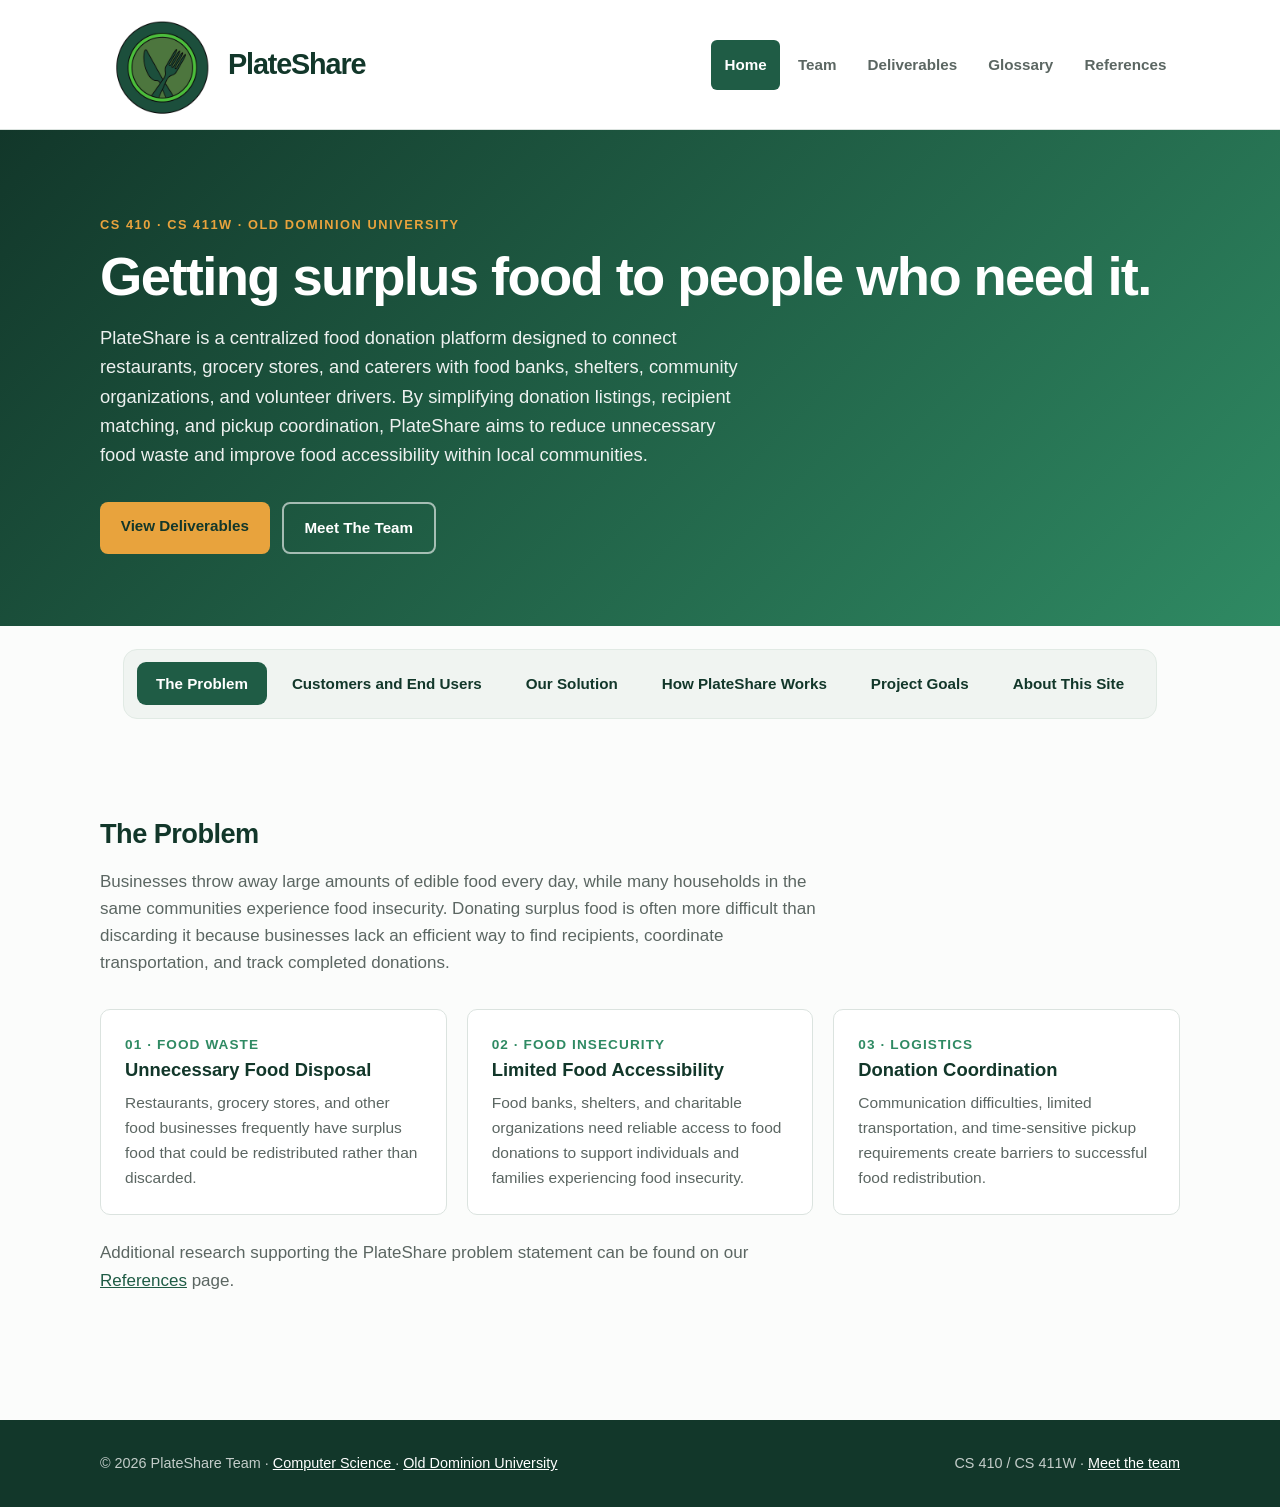
<file: index.html>
<!DOCTYPE html>
<html lang="en">
<head>
  <meta charset="UTF-8">
  <meta name="viewport" content="width=device-width, initial-scale=1.0">
  <meta name="description" content="PlateShare — A centralized food donation platform designed to reduce food waste and improve food accessibility. CS 410 / CS 411W team project at Old Dominion University.">
  <title>PlateShare | CS 410 Team Website</title>
  <link rel="stylesheet" href="css/style.css">
</head>

<body>

  <!-- ---------- Header / Navigation ---------- -->

  <header class="site-header">
    <div class="container">
      <a class="brand" href="index.html">
        <span class="brand-image">
          <img src="images/platesharelogoWIP.png" alt="">
        </span>
        <span>PlateShare</span>
      </a>

      <ul class="nav">
        <li><a class="active" href="index.html" aria-current="page">Home</a></li>
        <!-- <li><a href="about.html">Project</a></li> -->
        <li><a href="team.html">Team</a></li>
        <li><a href="deliverables.html">Deliverables</a></li>
        <li><a href="glossary.html">Glossary</a></li>
        <li><a href="references.html">References</a></li>
      </ul>
    </div>
  </header>

  <main>

    <!-- ---------- Elevator Pitch ---------- -->

    <div class="hero">
      <div class="container">
        <span class="eyebrow">
          CS 410 · CS 411W · Old Dominion University
        </span>

        <h1>Getting surplus food to people who need it.</h1>

        <p>
          PlateShare is a centralized food donation platform
          designed to connect restaurants, grocery stores,
          and caterers with food banks, shelters, community
          organizations, and volunteer drivers. By simplifying
          donation listings, recipient matching, and pickup
          coordination, PlateShare aims to reduce unnecessary
          food waste and improve food accessibility within
          local communities.
        </p>

        <div class="actions">
          <a class="btn btn-primary" href="deliverables.html">
            View Deliverables
          </a>

          <a class="btn btn-ghost" href="team.html">
            Meet The Team
          </a>
        </div>
      </div>
    </div>

    <!-- ---------- Description Expansion Buttons ---------- -->

  <div class="tabs tab-buttons">
    <div class="tab-bar">
      <div class="tab-buttons">
        <button class="active" data-tab="problem">The Problem</button>
        <button data-tab="customers">Customers and End Users</button>
        <button data-tab="solution">Our Solution</button>
        <button data-tab="howitworks">How PlateShare Works</button>
        <button data-tab="projectgoals">Project Goals</button>
        <button data-tab="aboutthesite">About This Site</button>
      </div>
    </div>

  <div class="container">

    <!-- ---------- Problem Description ---------- -->
    <section class="tab-content active" id="problem">
      <h2>The Problem</h2>

        <p class="lead">
          Businesses throw away large amounts of edible food
          every day, while many households in the same
          communities experience food insecurity. Donating
          surplus food is often more difficult than discarding
          it because businesses lack an efficient way to find
          recipients, coordinate transportation, and track
          completed donations.
        </p>

        <div class="grid grid-3">

          <div class="card">
            <div class="num">01 · FOOD WASTE</div>
            <h3>Unnecessary Food Disposal</h3>
            <p>
              Restaurants, grocery stores, and other food
              businesses frequently have surplus food that
              could be redistributed rather than discarded.
            </p>
          </div>

          <div class="card">
            <div class="num">02 · FOOD INSECURITY</div>
            <h3>Limited Food Accessibility</h3>
            <p>
              Food banks, shelters, and charitable
              organizations need reliable access to food
              donations to support individuals and families
              experiencing food insecurity.
            </p>
          </div>

          <div class="card">
            <div class="num">03 · LOGISTICS</div>
            <h3>Donation Coordination</h3>
            <p>
              Communication difficulties, limited
              transportation, and time-sensitive pickup
              requirements create barriers to successful
              food redistribution.
            </p>
          </div>

        </div>

        <p style="margin-top: 1.5rem;" class="lead">
          Additional research supporting the PlateShare
          problem statement can be found on our
          <a href="references.html">References</a> page.
        </p>
    </section>

    <!-- ---------- Customers and End Users ---------- -->
    <section class="tab-content" id="customers">
      <h2>Customers and End Users</h2>

        <p class="lead">
          PlateShare is designed to support businesses,
          charitable organizations, and volunteers involved
          in the collection and redistribution of surplus food.
          Each group plays an important role in connecting
          available food with communities that need it.
        </p>

        <div class="grid grid-2">

          <div class="card">
            <div class="num">CUSTOMERS</div>
            <h3>Participating Organizations</h3>
            <p>
              PlateShare's intended organizational customers
              include food businesses and charitable
              organizations seeking a more efficient way
              to manage food donations, coordinate pickups,
              and participate in local food redistribution.
            </p>
          </div>

          <div class="card">
            <div class="num">END USERS</div>
            <h3>Food Donors</h3>
            <p>
              Restaurant employees, grocery store employees,
              caterers, and other authorized business
              representatives who use PlateShare to list
              available surplus food and manage donations.
            </p>
          </div>

          <div class="card">
            <div class="num">END USERS</div>
            <h3>Recipient Organizations</h3>
            <p>
              Food bank employees, shelter staff, and
              nonprofit representatives who use PlateShare
              to discover available donations, claim food,
              and coordinate its receipt and distribution.
            </p>
          </div>

          <div class="card">
            <div class="num">END USERS</div>
            <h3>Volunteer Drivers</h3>
            <p>
              Individuals who use PlateShare to receive
              delivery assignments, collect food donations
              from participating businesses, and transport
              them to recipient organizations.
            </p>
          </div>

          <div class="card">
            <div class="num">END USERS</div>
            <h3>Platform Administrators</h3>
            <p>
              Authorized users responsible for managing
              accounts, monitoring platform activity,
              maintaining system integrity, and supporting
              participating organizations.
            </p>
          </div>

          <div class="card">
            <div class="num">BENEFICIARIES</div>
            <h3>Individuals and Families</h3>
            <p>
              Community members experiencing food insecurity
              who benefit from increased access to donated
              food through participating food banks,
              shelters, and charitable organizations.
            </p>
          </div>
        </div>
    </section>

    <!-- ---------- Our solution ---------- -->
    <section class="tab-content" id="solution">
      <h2>Our Solution</h2>

        <p class="lead">
          PlateShare proposes a centralized food donation
          platform that simplifies communication and
          coordination between food donors, recipient
          organizations, and volunteer drivers.
        </p>

        <p class="lead">
          The platform will allow participating businesses
          to create donation listings containing information
          about available food, quantities, pickup locations,
          and pickup windows. Recipient organizations will
          be able to discover and claim suitable donations,
          while volunteers will assist with transportation
          when needed.
        </p>

        <p class="lead">
          Through automated notifications, volunteer
          assignment, and donation tracking, PlateShare
          aims to reduce the logistical barriers associated
          with food redistribution and provide a more
          organized, accessible, and efficient donation
          process.
        </p>

        <div class="grid grid-3" style="margin-top: 2rem;">

          <div class="card">
            <h3>Reduce Food Waste</h3>
            <p>
              Provide businesses with a convenient way
              to redistribute surplus food before it
              is discarded.
            </p>
          </div>

          <div class="card">
            <h3>Improve Food Accessibility</h3>
            <p>
              Connect recipient organizations with
              available donations that can support
              individuals experiencing food insecurity.
            </p>
          </div>

          <div class="card">
            <h3>Simplify Coordination</h3>
            <p>
              Centralize donation listings, notifications,
              volunteer assignments, and delivery tracking
              within a single platform.
            </p>
          </div>
        </div>
    </section>

    <!-- ---------- How it works ---------- -->
    <section class="tab-content" id="howitworks">
      <h2>How PlateShare Works</h2>

        <p class="lead">
          PlateShare is designed to simplify the food
          donation process from the initial donation
          listing through successful delivery.
        </p>

        <div class="grid grid-3">

          <div class="card">
            <div class="num">01 · POST</div>
            <h3>Donors List Surplus</h3>
            <p>
              Food businesses create donation listings
              containing the food type, quantity,
              pickup location, and available pickup window.
            </p>
          </div>

          <div class="card">
            <div class="num">02 · NOTIFY</div>
            <h3>Recipients Receive Alerts</h3>
            <p>
              Relevant recipient organizations receive
              notifications about available donations
              that may meet their needs.
            </p>
          </div>

          <div class="card">
            <div class="num">03 · CLAIM</div>
            <h3>Recipients Claim Donations</h3>
            <p>
              Recipient organizations review available
              donation listings and claim food that
              meets their needs and capacity.
            </p>
          </div>

          <div class="card">
            <div class="num">04 · ASSIGN</div>
            <h3>Volunteers Are Assigned</h3>
            <p>
              When transportation is required, suitable
              volunteer drivers are identified based
              on relevant delivery requirements and
              availability.
            </p>
          </div>

          <div class="card">
            <div class="num">05 · DELIVER</div>
            <h3>Food Is Transported</h3>
            <p>
              Volunteers collect the donated food from
              participating businesses and deliver it
              to the designated recipient organizations.
            </p>
          </div>

          <div class="card">
            <div class="num">06 · TRACK</div>
            <h3>Donation Activity Is Recorded</h3>
            <p>
              Completed donations are recorded, allowing
              participating organizations to review
              donation history and monitor their
              redistribution efforts.
            </p>
          </div>
        </div>
    </section>

      <!-- ---------- Project Goals ---------- -->
    <section class="tab-content" id="projectgoals">
      <h2>Project Goals</h2>

        <p class="lead">
          The primary objectives of PlateShare are to
          improve the efficiency of food redistribution
          and reduce barriers to successful donations.
        </p>

        <div class="grid grid-2">

          <div class="card">
            <h3>Environmental Impact</h3>
            <p>
              Reduce the amount of edible surplus food
              that is unnecessarily discarded by
              participating businesses.
            </p>
          </div>

          <div class="card">
            <h3>Community Impact</h3>
            <p>
              Support charitable organizations in
              providing food to individuals and
              families experiencing food insecurity.
            </p>
          </div>

          <div class="card">
            <h3>Operational Efficiency</h3>
            <p>
              Simplify communication, donation management,
              and transportation coordination between
              participating users.
            </p>
          </div>

          <div class="card">
            <h3>Accountability and Tracking</h3>
            <p>
              Maintain organized donation records and
              status updates to improve transparency
              throughout the redistribution process.
            </p>
          </div>
        </div>
    </section>

    <!-- ---------- About the site ---------- -->
    <section class="tab-content" id="aboutthesite">
      <h2>About This Site</h2>

        <p class="lead">
          This website is our team's electronic portfolio
          for CS 410 (Professional Workforce Development I)
          and CS 411W (Professional Workforce Development II)
          at <a href="https://www.odu.edu/"> Old Dominion University</a>.
        </p>

        <p class="lead">
          All project deliverables, including presentations,
          specifications, design documentation, and prototype
          materials, will be posted on the
          <a href="deliverables.html">Deliverables</a>
          page as they are completed.
        </p>

        <p class="lead">
          Additional information about the project can
          be found on the <a href="about.html">Project</a>
          page. Information about our development team,
          project terminology, and supporting research
          can be found on the
          <a href="team.html">Team</a>,
          <a href="glossary.html">Glossary</a>, and
          <a href="references.html">References</a> pages.
        </p>

        <div style="margin-top: 1.5rem;">
          <a class="btn btn-primary" href="deliverables.html">
            Explore Project Deliverables
          </a>
        </div>
    </section>

  </div>
</div>

  <!-- ---------- Footer ---------- -->

  <footer class="site-footer">
    <div class="container">

      <span>
        &copy; 2026 PlateShare Team ·
        <a href="https://www.odu.edu/computer-science">
          Computer Science
        </a> ·
        <a href="https://www.odu.edu/">
          Old Dominion University
        </a>
      </span>

      <span>
        CS 410 / CS 411W ·
        <a href="team.html">Meet the team</a>
      </span>

    </div>
  </footer>


<script>
  const buttons = document.querySelectorAll(".tab-buttons button");
  const sections = document.querySelectorAll(".tab-content");

  buttons.forEach(button => {
    button.addEventListener("click", () => {

      // Deactivate all buttons
      buttons.forEach(btn => btn.classList.remove("active"));

      // Hide all sections
      sections.forEach(section => section.classList.remove("active"));

      // Activate clicked button
      button.classList.add("active");

      // Show corresponding section
      document.getElementById(button.dataset.tab).classList.add("active");

    });
  });
</script>

</body>
</html>
</file>
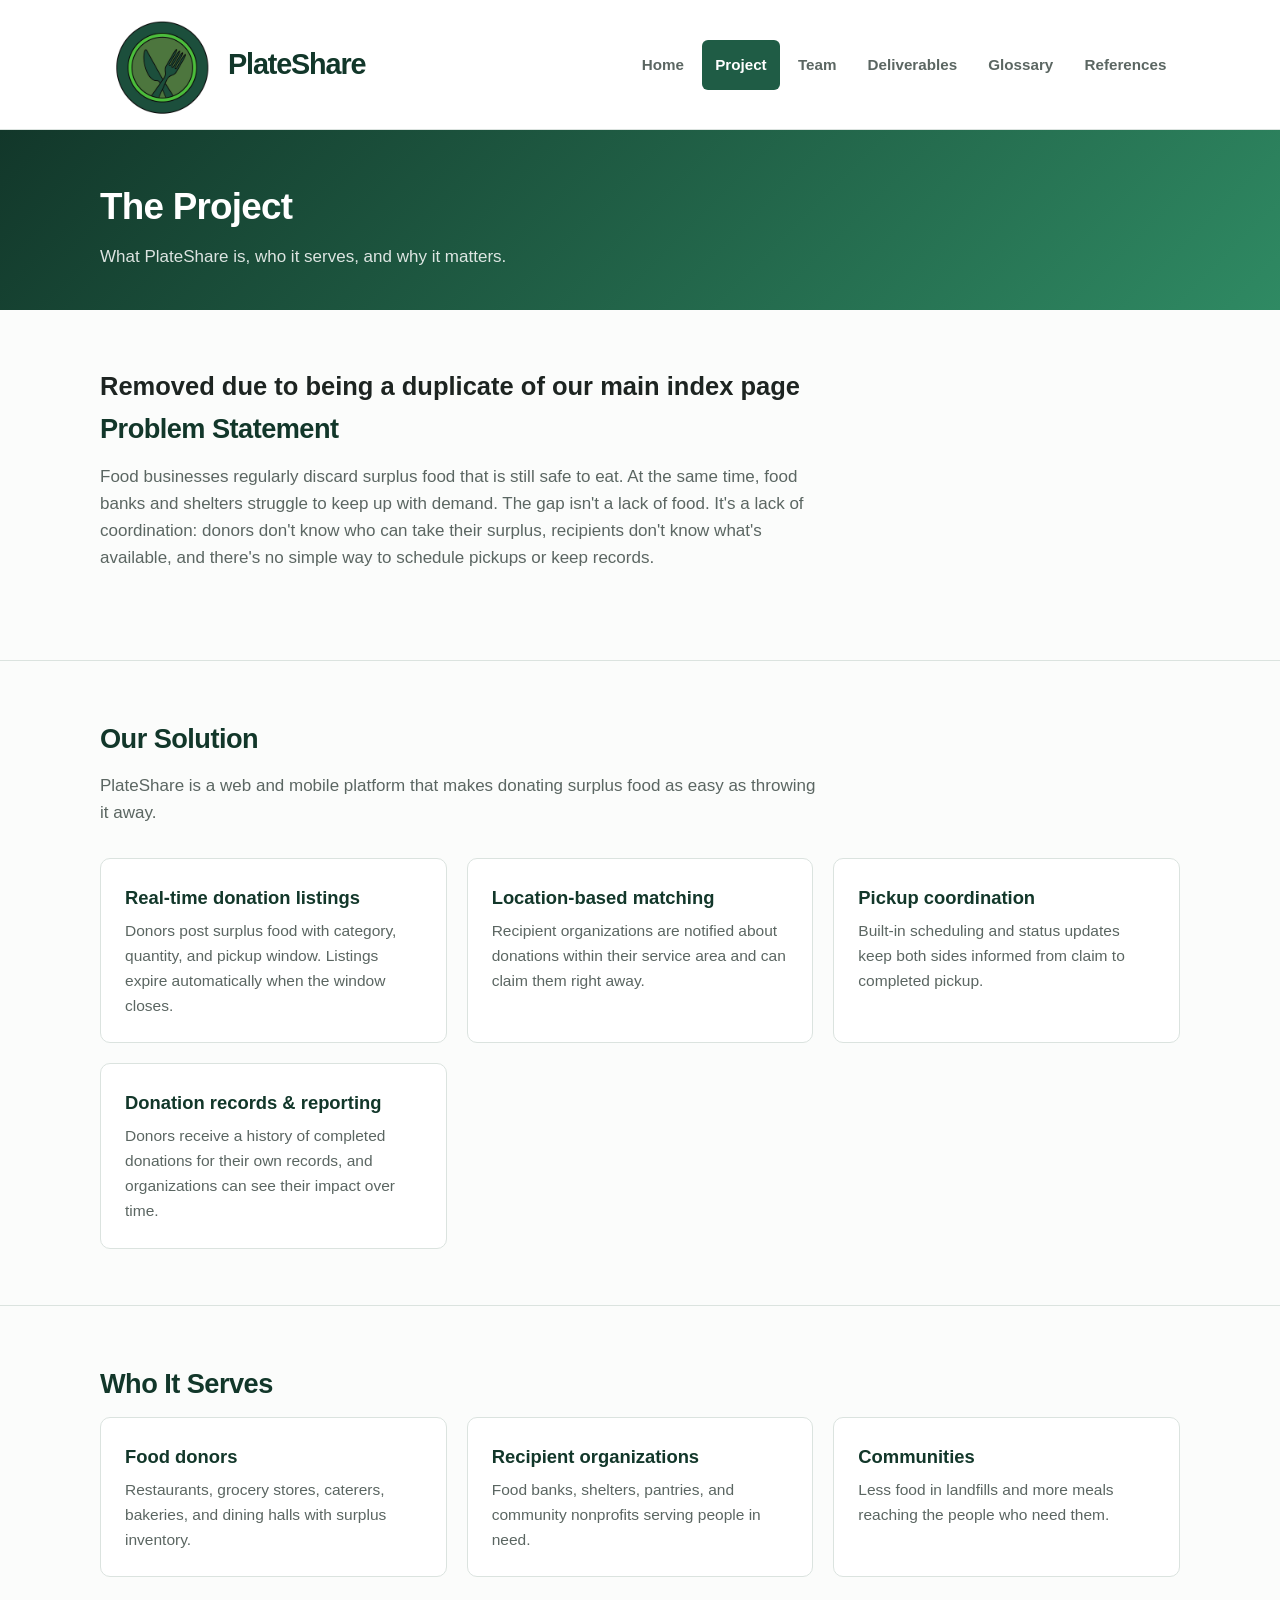
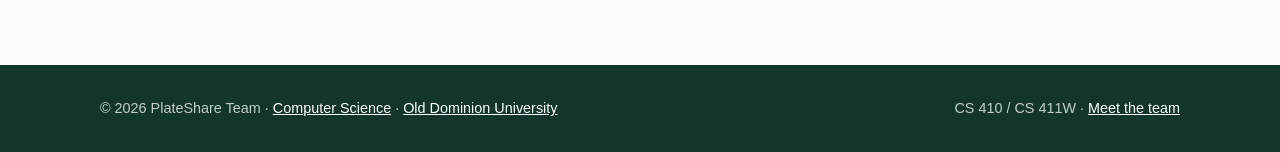
<file: about.html>
<!DOCTYPE html>
<html lang="en">
<head>
  <meta charset="UTF-8">
  <meta name="viewport" content="width=device-width, initial-scale=1.0">
  <title>Project | PlateShare</title>
  <link rel="stylesheet" href="css/style.css">
</head>
<body>

<header class="site-header">
  <div class="container">
    <a class="brand" href="index.html">
      <span class="brand-image">
        <img src="images/platesharelogoWIP.png" alt="">
      </span>
      <span>PlateShare</span>
    </a>

    <ul class="nav">
      <li><a href="index.html">Home</a></li>
      <li><a class="active" href="about.html">Project</a></li>
      <li><a href="team.html">Team</a></li>
      <li><a href="deliverables.html">Deliverables</a></li>
      <li><a href="glossary.html">Glossary</a></li>
      <li><a href="references.html">References</a></li>
    </ul>
  </div>
</header>

  <main>
    <div class="page-header">
      <div class="container">
        <h1>The Project</h1>
        <p>What PlateShare is, who it serves, and why it matters.</p>
      </div>
    </div>

    <section>
      <div class="container">
        <h1>Removed due to being a duplicate of our main index page</h1>
        <h2>Problem Statement</h2>
        <p class="lead">Food businesses regularly discard surplus food that is still safe to eat. At the same time, food banks and shelters struggle to keep up with demand. The gap isn't a lack of food. It's a lack of coordination: donors don't know who can take their surplus, recipients don't know what's available, and there's no simple way to schedule pickups or keep records.</p>
      </div>
    </section>

    <section>
      <div class="container">
        <h2>Our Solution</h2>
        <p class="lead">PlateShare is a web and mobile platform that makes donating surplus food as easy as throwing it away.</p>
        <div class="grid grid-2">
          <div class="card">
            <h3>Real-time donation listings</h3>
            <p>Donors post surplus food with category, quantity, and pickup window. Listings expire automatically when the window closes.</p>
          </div>
          <div class="card">
            <h3>Location-based matching</h3>
            <p>Recipient organizations are notified about donations within their service area and can claim them right away.</p>
          </div>
          <div class="card">
            <h3>Pickup coordination</h3>
            <p>Built-in scheduling and status updates keep both sides informed from claim to completed pickup.</p>
          </div>
          <div class="card">
            <h3>Donation records &amp; reporting</h3>
            <p>Donors receive a history of completed donations for their own records, and organizations can see their impact over time.</p>
          </div>
        </div>
      </div>
    </section>

    <section>
      <div class="container">
        <h2>Who It Serves</h2>
        <div class="grid grid-3">
          <div class="card">
            <h3>Food donors</h3>
            <p>Restaurants, grocery stores, caterers, bakeries, and dining halls with surplus inventory.</p>
          </div>
          <div class="card">
            <h3>Recipient organizations</h3>
            <p>Food banks, shelters, pantries, and community nonprofits serving people in need.</p>
          </div>
          <div class="card">
            <h3>Communities</h3>
            <p>Less food in landfills and more meals reaching the people who need them.</p>
          </div>
        </div>
      </div>
    </section>
  </main>

  <footer class="site-footer">
    <div class="container">
      <span>&copy; 2026 PlateShare Team · <a href= "https://www.odu.edu/computer-science">Computer Science</a> · <a href="https://www.odu.edu/">Old Dominion University</a></span>
      <span>CS 410 / CS 411W · <a href="team.html">Meet the team</a></span>
    </div>
  </footer>

</body>
</html>
</file>
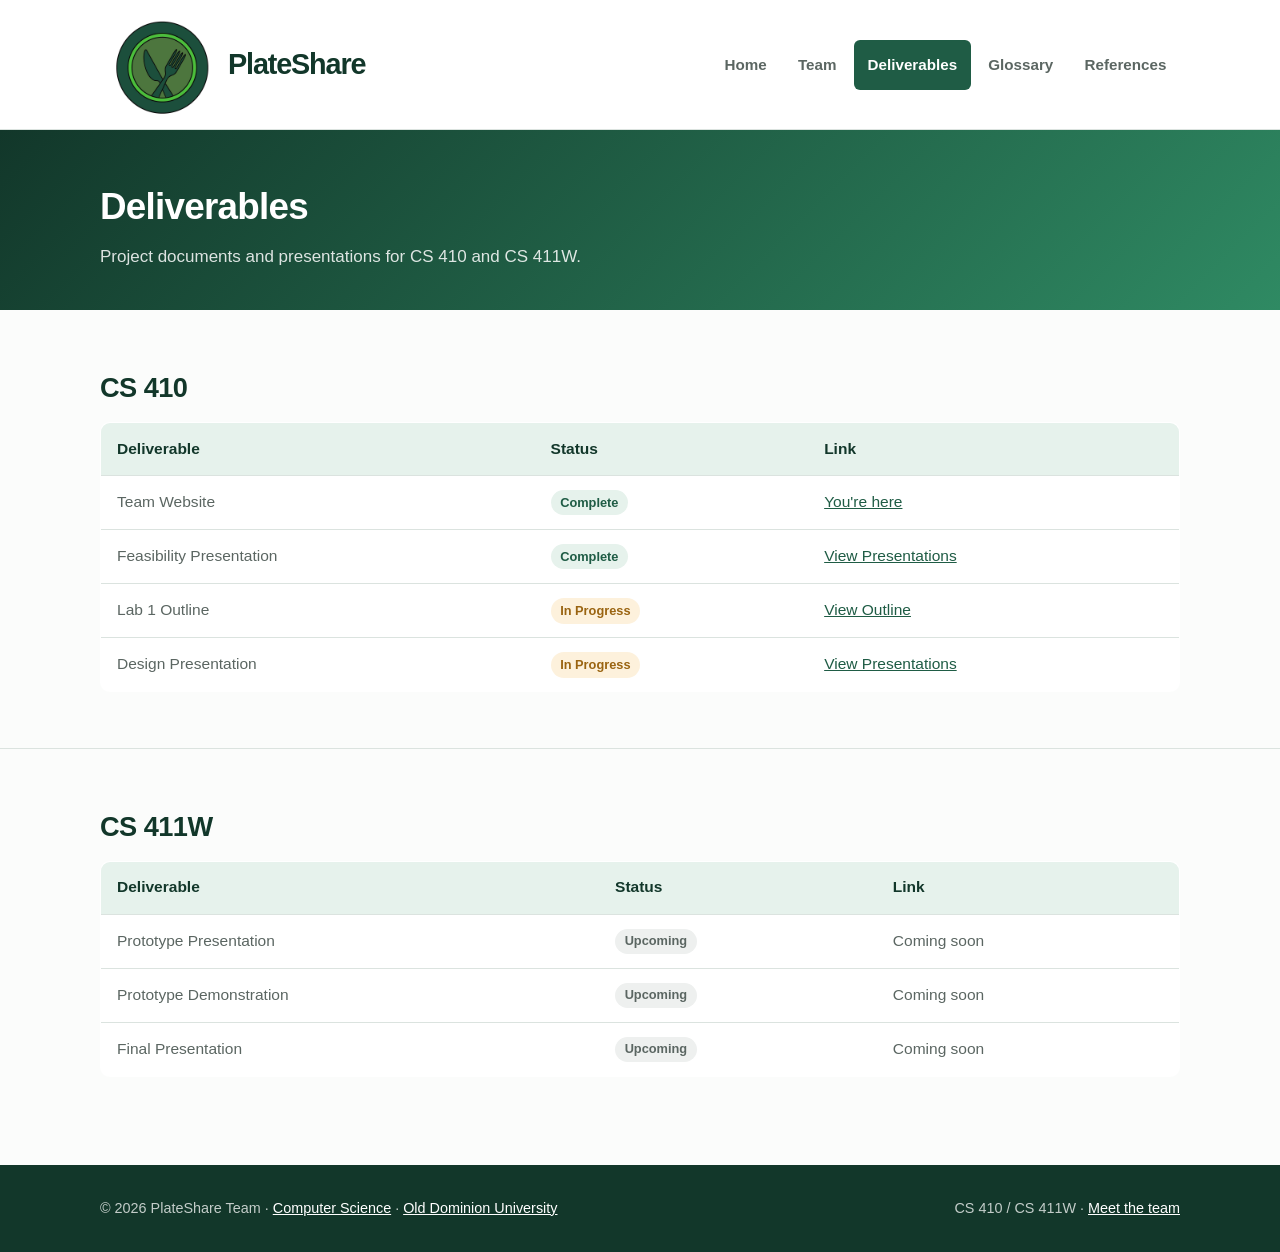
<file: deliverables.html>
<!DOCTYPE html>
<html lang="en">
<head>
  <meta charset="UTF-8">
  <meta name="viewport" content="width=device-width, initial-scale=1.0">
  <title>Deliverables | PlateShare</title>
  <link rel="stylesheet" href="css/style.css">
</head>
<body>

<header class="site-header">
  <div class="container">
    <a class="brand" href="index.html">
      <span class="brand-image">
        <img src="images/platesharelogoWIP.png" alt="">
      </span>
      <span>PlateShare</span>
    </a>

    <ul class="nav">
      <li><a href="index.html">Home</a></li>
      <!-- <li><a href="about.html">Project</a></li> -->
      <li><a href="team.html">Team</a></li>
      <li><a class="active" href="deliverables.html">Deliverables</a></li>
      <li><a href="glossary.html">Glossary</a></li>
      <li><a href="references.html">References</a></li>
    </ul>
  </div>
</header>

  <main>
    <div class="page-header">
      <div class="container">
        <h1>Deliverables</h1>
        <p>Project documents and presentations for CS 410 and CS 411W.</p>
      </div>
    </div>

    <section>
      <div class="container">
        <h2>CS 410</h2>
        <!--
          TO ADD A FILE: put it in the /docs folder of the repo, then change
          the "Coming soon" cell to:  <a href="docs/your-file.pdf">View (PDF)</a>
          and update the status badge: badge-done / badge-progress / badge-upcoming
        -->
        <div class="table-wrap">
          <table>
            <thead>
              <tr><th>Deliverable</th><th>Status</th><th>Link</th></tr>
            </thead>
            <tbody>
              <tr>
                <td>Team Website</td>
                <td><span class="badge badge-done">Complete</span></td>
                <td><a href="index.html">You're here</a></td>
              </tr>
              <tr>
                <td>Feasibility Presentation</td>
                <td><span class="badge badge-done">Complete</span></td>
                <td><a href="feasibilitypresentations.html">View Presentations</a></td>
              </tr>
              <tr>
                <td>Lab 1 Outline</td>
                <td><span class="badge badge-progress">In Progress</span></td>
                <td><a href="lab1outlines.html">View Outline</a></td>
              </tr>
              <tr>
                <td>Design Presentation</td>
                <td><span class="badge badge-progress">In Progress</span></td>
                <td><a href="designpresentations.html">View Presentations</a></td>
              </tr>
            </tbody>
          </table>
        </div>
      </div>
    </section>

    <section>
      <div class="container">
        <h2>CS 411W</h2>
        <div class="table-wrap">
          <table>
            <thead>
              <tr><th>Deliverable</th><th>Status</th><th>Link</th></tr>
            </thead>
            <tbody>
              <tr>
                <td>Prototype Presentation</td>
                <td><span class="badge badge-upcoming">Upcoming</span></td>
                <td>Coming soon</td>
              </tr>
              <tr>
                <td>Prototype Demonstration</td>
                <td><span class="badge badge-upcoming">Upcoming</span></td>
                <td>Coming soon</td>
              </tr>
              <tr>
                <td>Final Presentation</td>
                <td><span class="badge badge-upcoming">Upcoming</span></td>
                <td>Coming soon</td>
              </tr>
            </tbody>
          </table>
        </div>
      </div>
    </section>
  </main>

  <footer class="site-footer">
    <div class="container">
      <span>&copy; 2026 PlateShare Team · <a href= "https://www.odu.edu/computer-science">Computer Science</a> · <a href="https://www.odu.edu/">Old Dominion University</a></span>
      <span>CS 410 / CS 411W · <a href="team.html">Meet the team</a></span>
    </div>
  </footer>

</body>
</html>
</file>
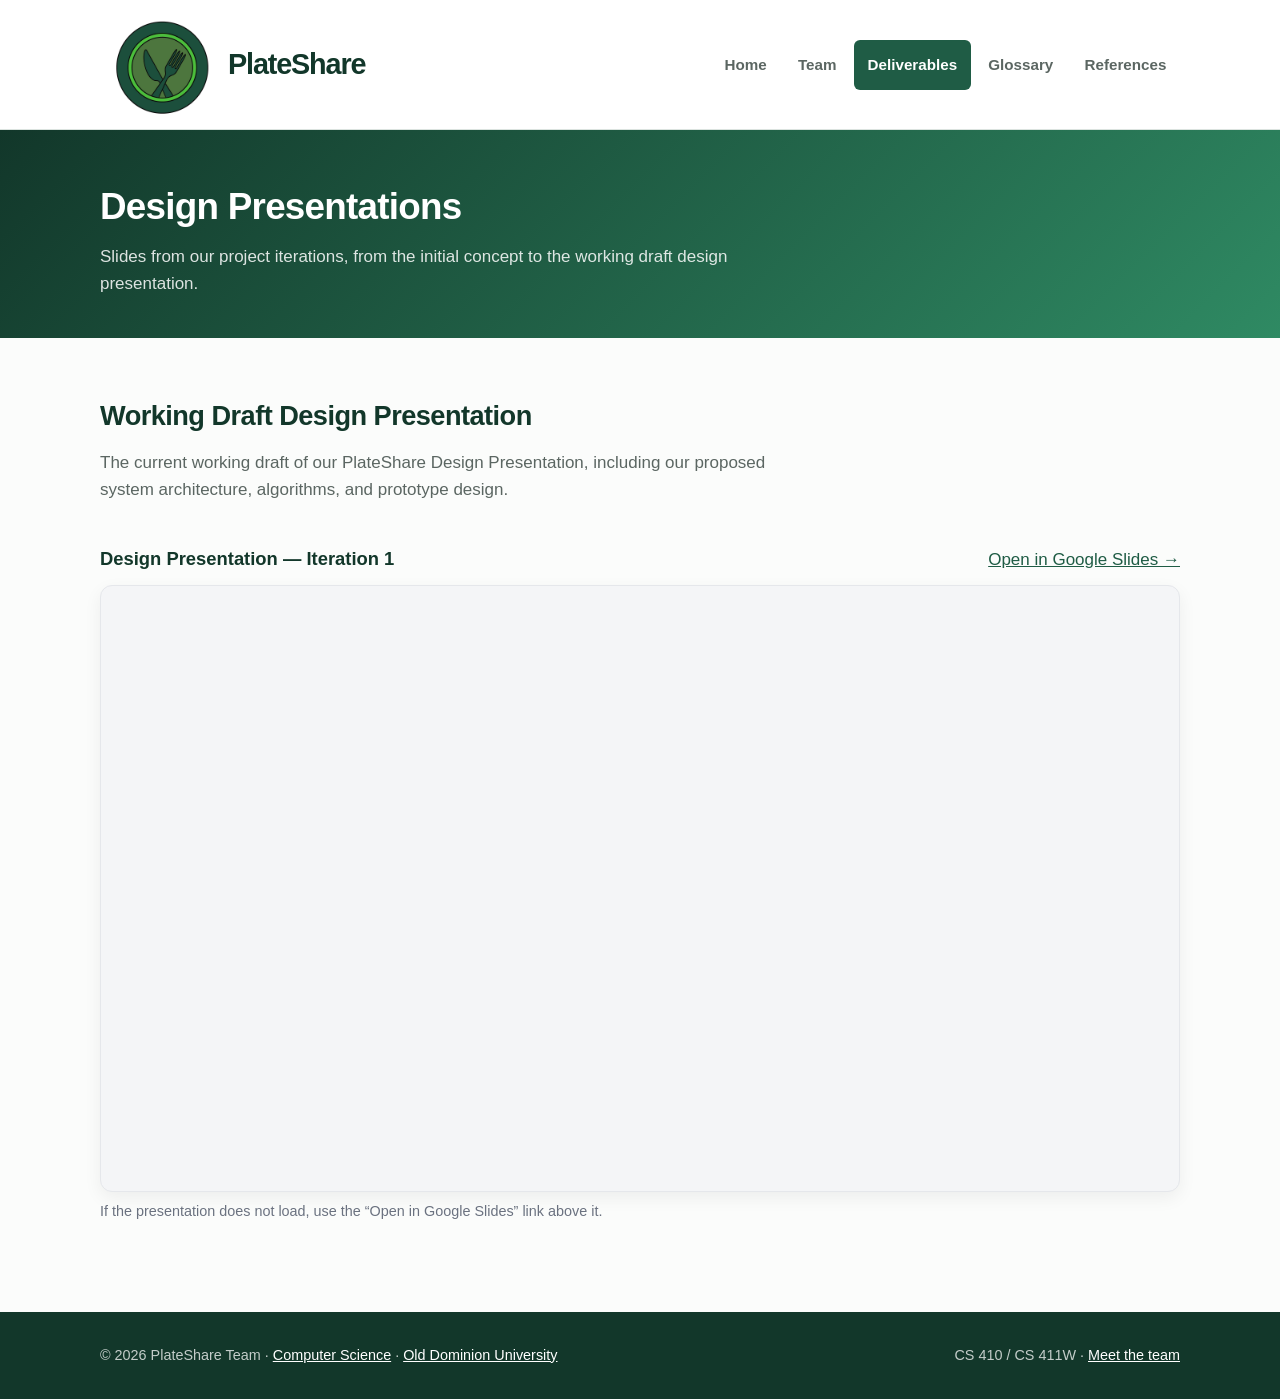
<file: designpresentations.html>
<!DOCTYPE html>
<html lang="en">

<head>
  <meta charset="UTF-8">
  <meta name="viewport" content="width=device-width, initial-scale=1.0">
  <title>Design Presentations | PlateShare</title>
  <link rel="stylesheet" href="css/style.css">
</head>

<body>

  <header class="site-header">
    <div class="container">
      <a class="brand" href="index.html">
        <span class="brand-image">
          <img src="images/platesharelogoWIP.png" alt="">
        </span>
        <span>PlateShare</span>
      </a>

      <ul class="nav">
        <li><a href="index.html">Home</a></li>
        <!-- <li><a href="about.html">Project</a></li> -->
        <li><a href="team.html">Team</a></li>
        <li><a class="active" href="deliverables.html">Deliverables</a></li>
        <li><a href="glossary.html">Glossary</a></li>
        <li><a href="references.html">References</a></li>
      </ul>
    </div>
  </header>

  <main>
    <div class="page-header">
      <div class="container">
        <h1>Design Presentations</h1>
        <p>Slides from our project iterations, from the initial concept to the working draft design presentation.</p>
      </div>
    </div>

    <section>
      <div class="container">
        <h2>Working Draft Design Presentation</h2>
        <p class="lead">
          The current working draft of our PlateShare Design
          Presentation, including our proposed system architecture,
          algorithms, and prototype design.
        </p>

        <div class="deck">
          <div class="deck-meta">
            <h3>Design Presentation — Iteration 1</h3>
            <a href="https://docs.google.com/presentation/d/1iMqJJXdOBHz2_IlA0gbytzOw8HUxsQhEESs0V4iCkCE/edit?usp=sharing"
              target="_blank" rel="noopener">Open in Google Slides &rarr;</a>
          </div>
          <div class="deck-frame">
            <iframe
              src="https://docs.google.com/presentation/d/1iMqJJXdOBHz2_IlA0gbytzOw8HUxsQhEESs0V4iCkCE/embed?start=false&amp;loop=false&amp;delayms=5000"
              title="PlateShare Working Draft Design Presentation" loading="lazy" allowfullscreen></iframe>
          </div>

          <p class="deck-note">
            If the presentation does not load, use the
            &ldquo;Open in Google Slides&rdquo; link above it.
          </p>

        </div>
      </div>
    </section>
  </main>

  <footer class="site-footer">
    <div class="container">
      <span>&copy; 2026 PlateShare Team · <a href="https://www.odu.edu/computer-science">Computer Science</a> · <a
          href="https://www.odu.edu/">Old Dominion University</a></span>
      <span>CS 410 / CS 411W &middot; <a href="team.html">Meet the team</a></span>
    </div>
  </footer>

</body>

</html>
</file>
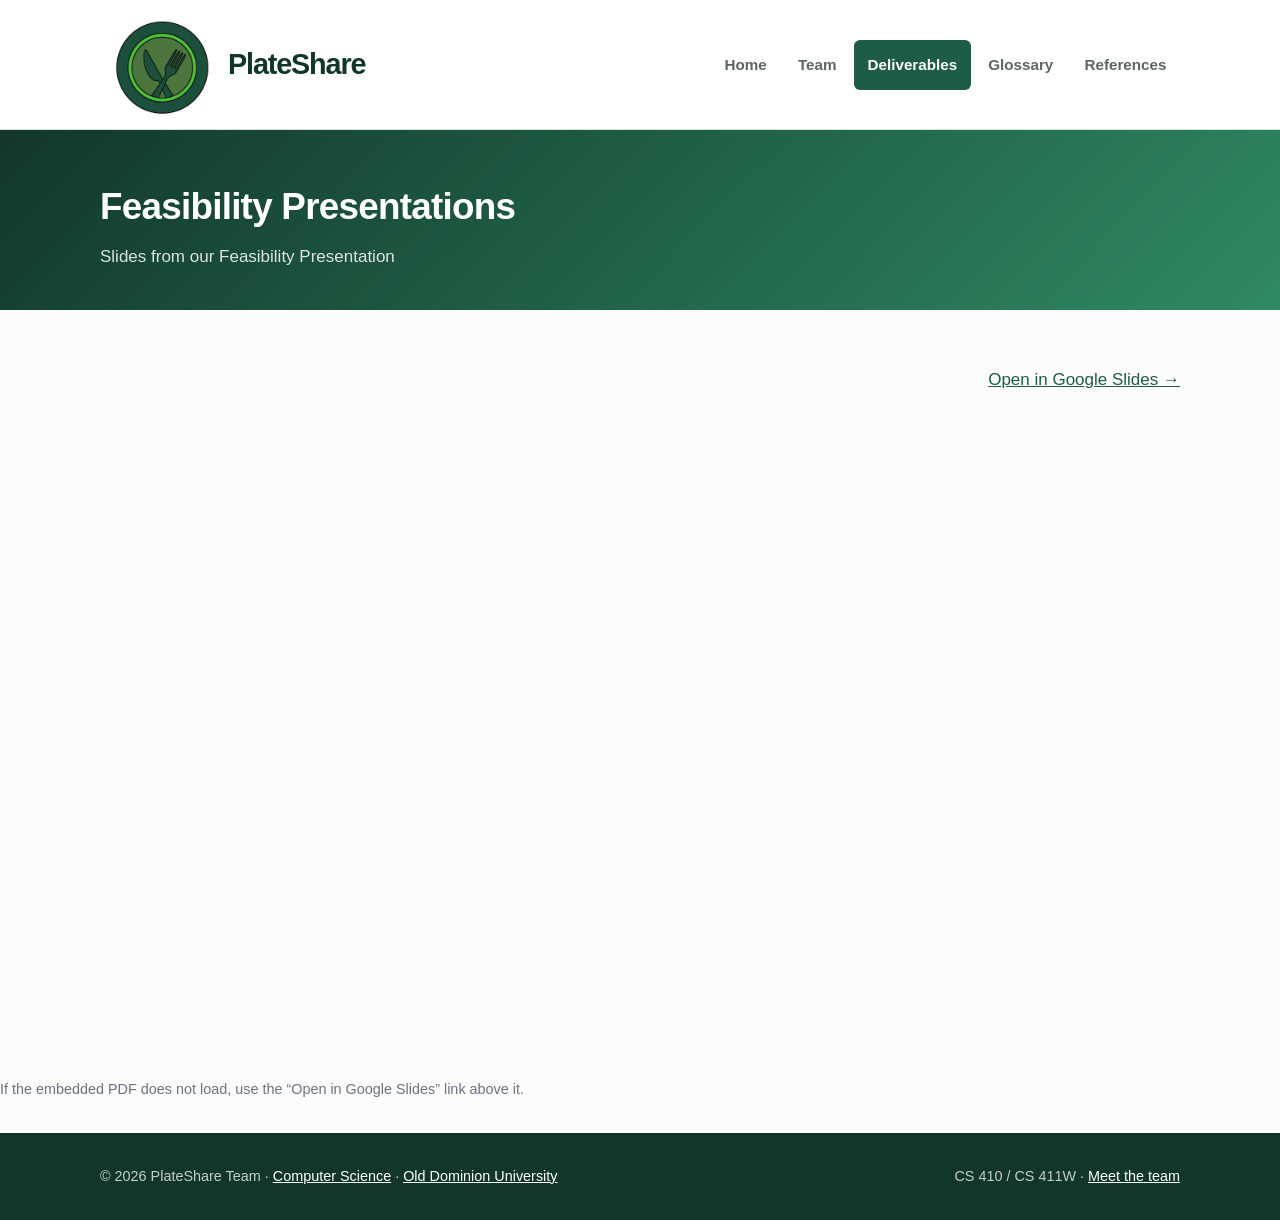
<file: feasibilitypresentations.html>
<!DOCTYPE html>
<html lang="en">
<head>
  <meta charset="UTF-8">
  <meta name="viewport" content="width=device-width, initial-scale=1.0">
  <title>Feasibility Presentations | PlateShare</title>
  <link rel="stylesheet" href="css/style.css">
</head>
<body>

<header class="site-header">
  <div class="container">
    <a class="brand" href="index.html">
      <span class="brand-image">
        <img src="images/platesharelogoWIP.png" alt="">
      </span>
      <span>PlateShare</span>
    </a>

    <ul class="nav">
      <li><a href="index.html">Home</a></li>
      <!-- <li><a href="about.html">Project</a></li> -->
      <li><a href="team.html">Team</a></li>
      <li><a class="active" href="deliverables.html">Deliverables</a></li>
      <li><a href="glossary.html">Glossary</a></li>
      <li><a href="references.html">References</a></li>
    </ul>
  </div>
</header>

  <main>
    <div class="page-header">
      <div class="container">
        <h1>Feasibility Presentations</h1>
        <p>Slides from our Feasibility Presentation</p>
      </div>
    </div>

    <section>
      <div class="container">
        <div class="deck-meta">
            <h3></h3>
            <a href="https://docs.google.com/presentation/d/1iMqJJXdOBHz2_IlA0gbytzOw8HUxsQhEESs0V4iCkCE/edit?usp=sharing" target="_blank" rel="noopener">Open in Google Slides &rarr;</a>
          </div>
        <iframe 
          src="slideshows/FeasibilityIteration3.pdf" 
          width="100%" 
          height="600px" 
          style="border: none;"
          title="PDF Document">
        </iframe>
      </section>
        <p class="deck-note">If the embedded PDF does not load, use the &ldquo;Open in Google Slides&rdquo; link above it.</p>
      </div>
    </section>
  </main>

  <footer class="site-footer">
    <div class="container">
      <span>&copy; 2026 PlateShare Team · <a href= "https://www.odu.edu/computer-science">Computer Science</a> · <a href="https://www.odu.edu/">Old Dominion University</a></span>
      <span>CS 410 / CS 411W &middot; <a href="team.html">Meet the team</a></span>
    </div>
  </footer>

</body>
</html>
</file>
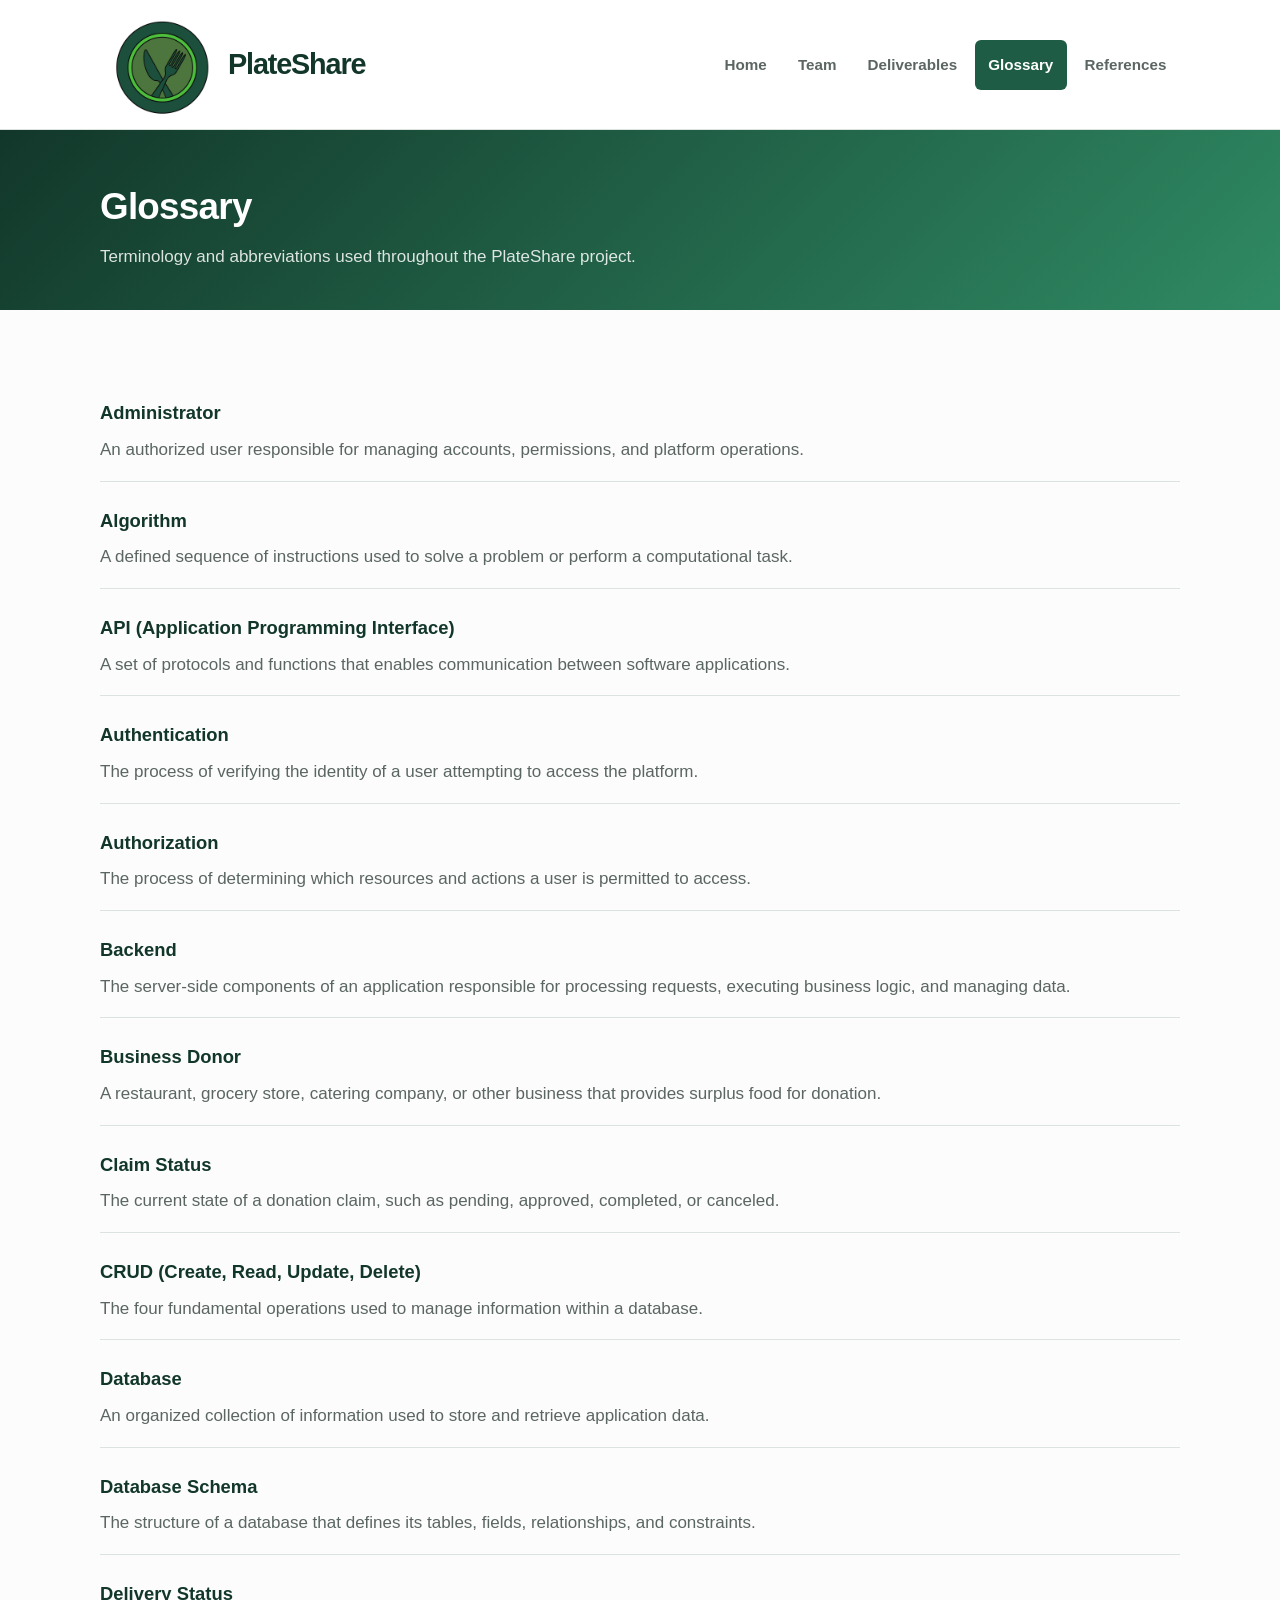
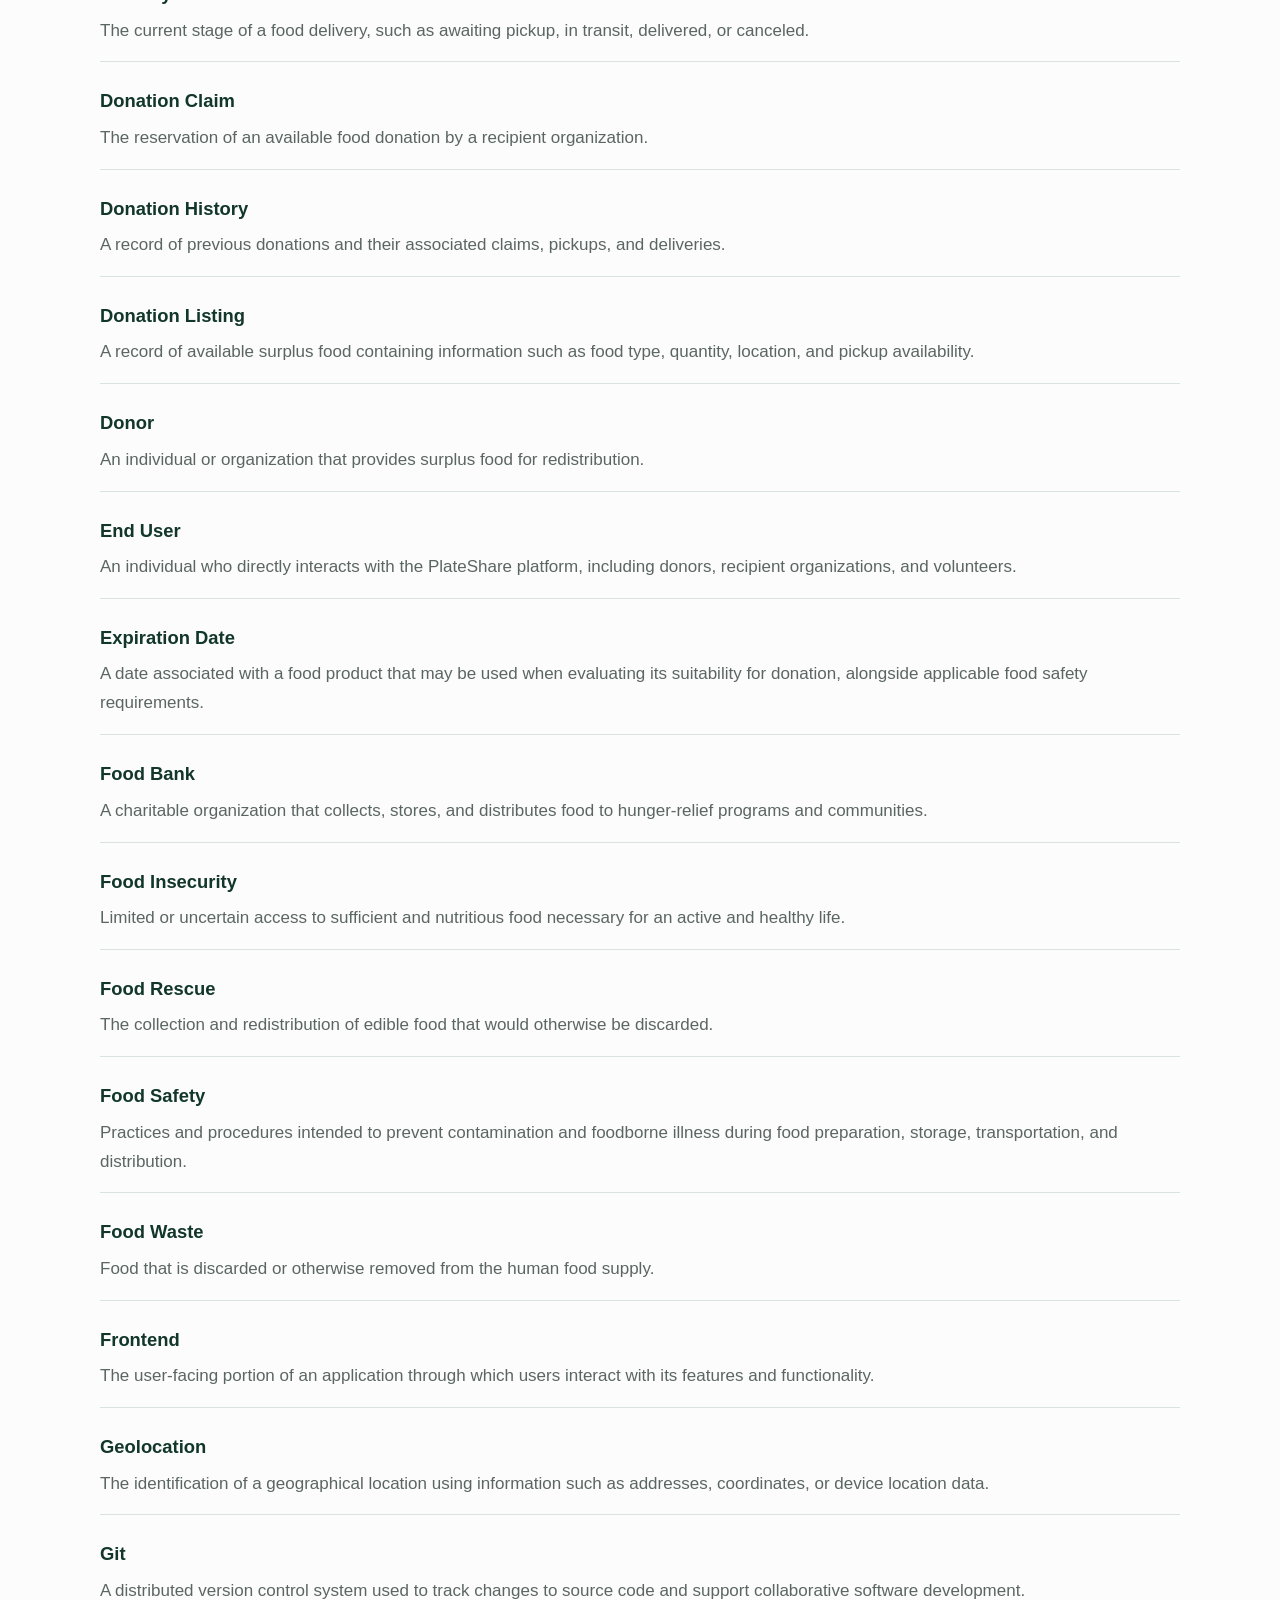
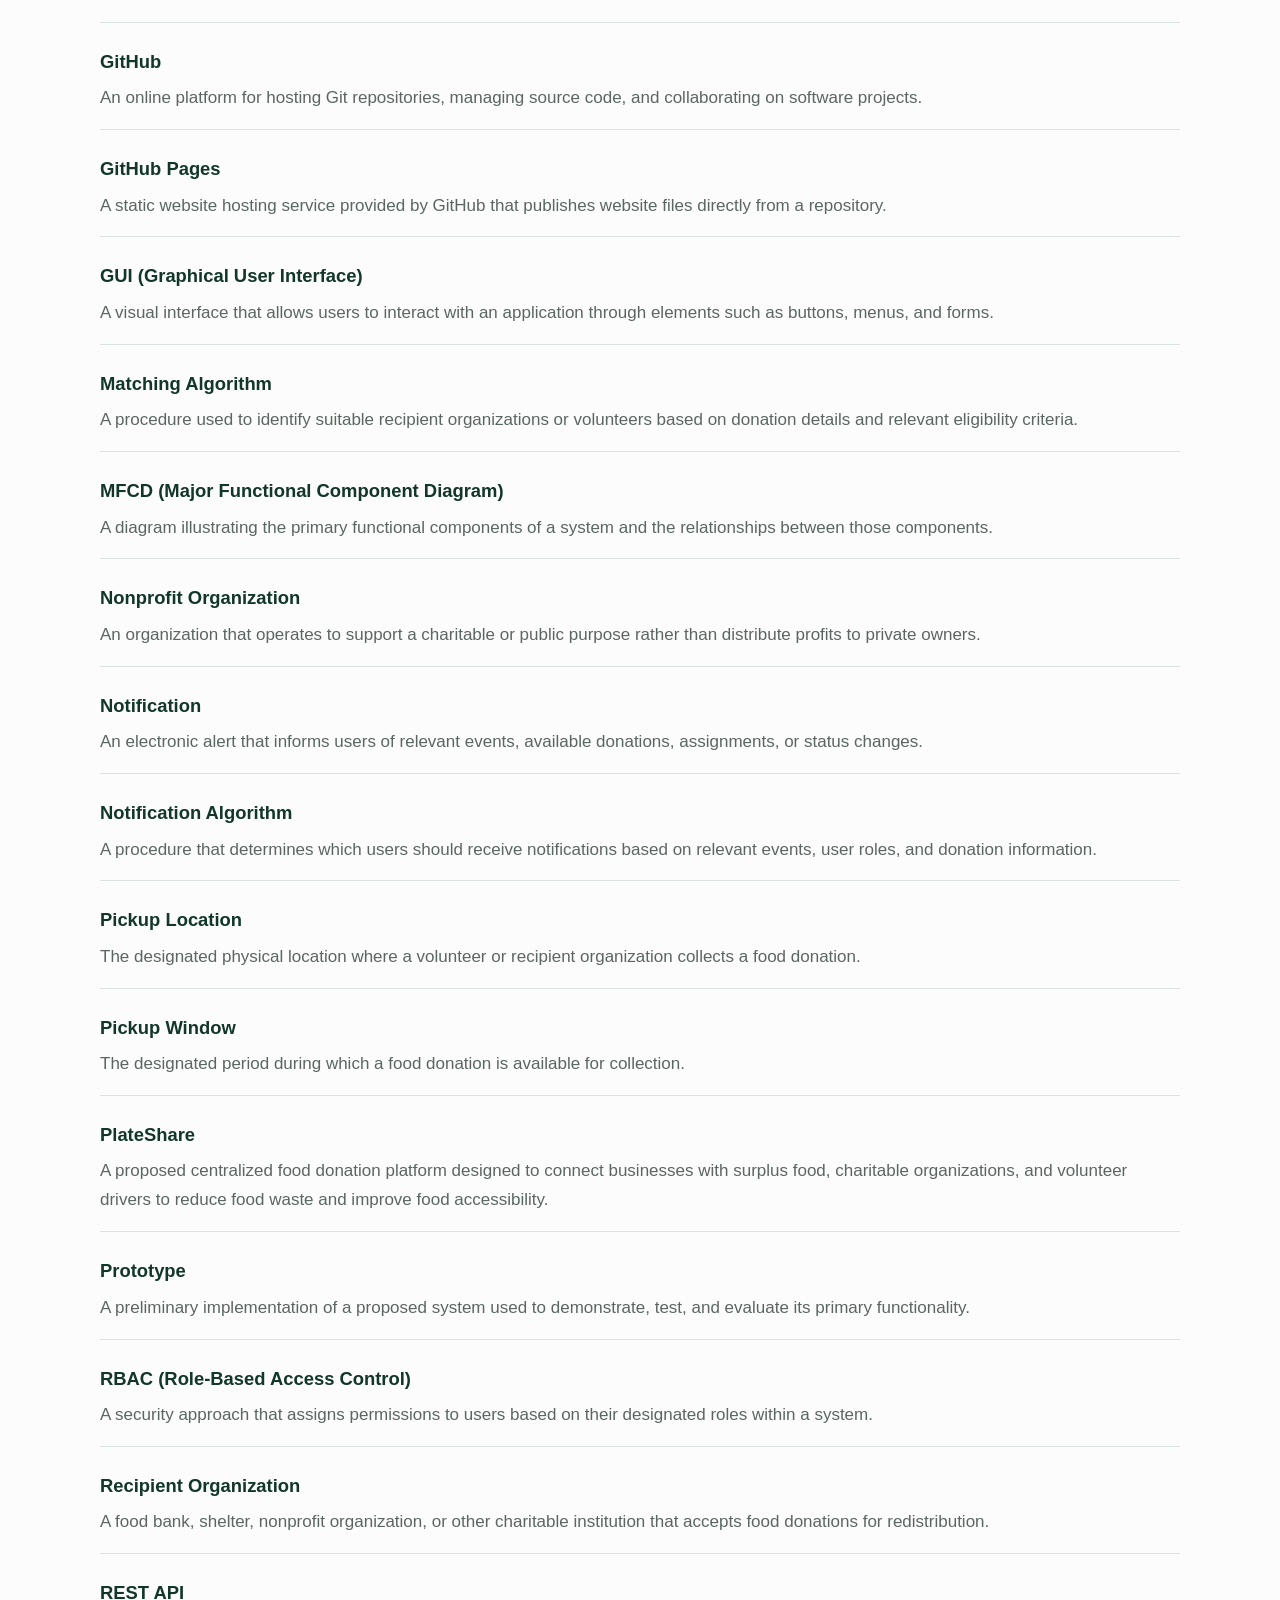
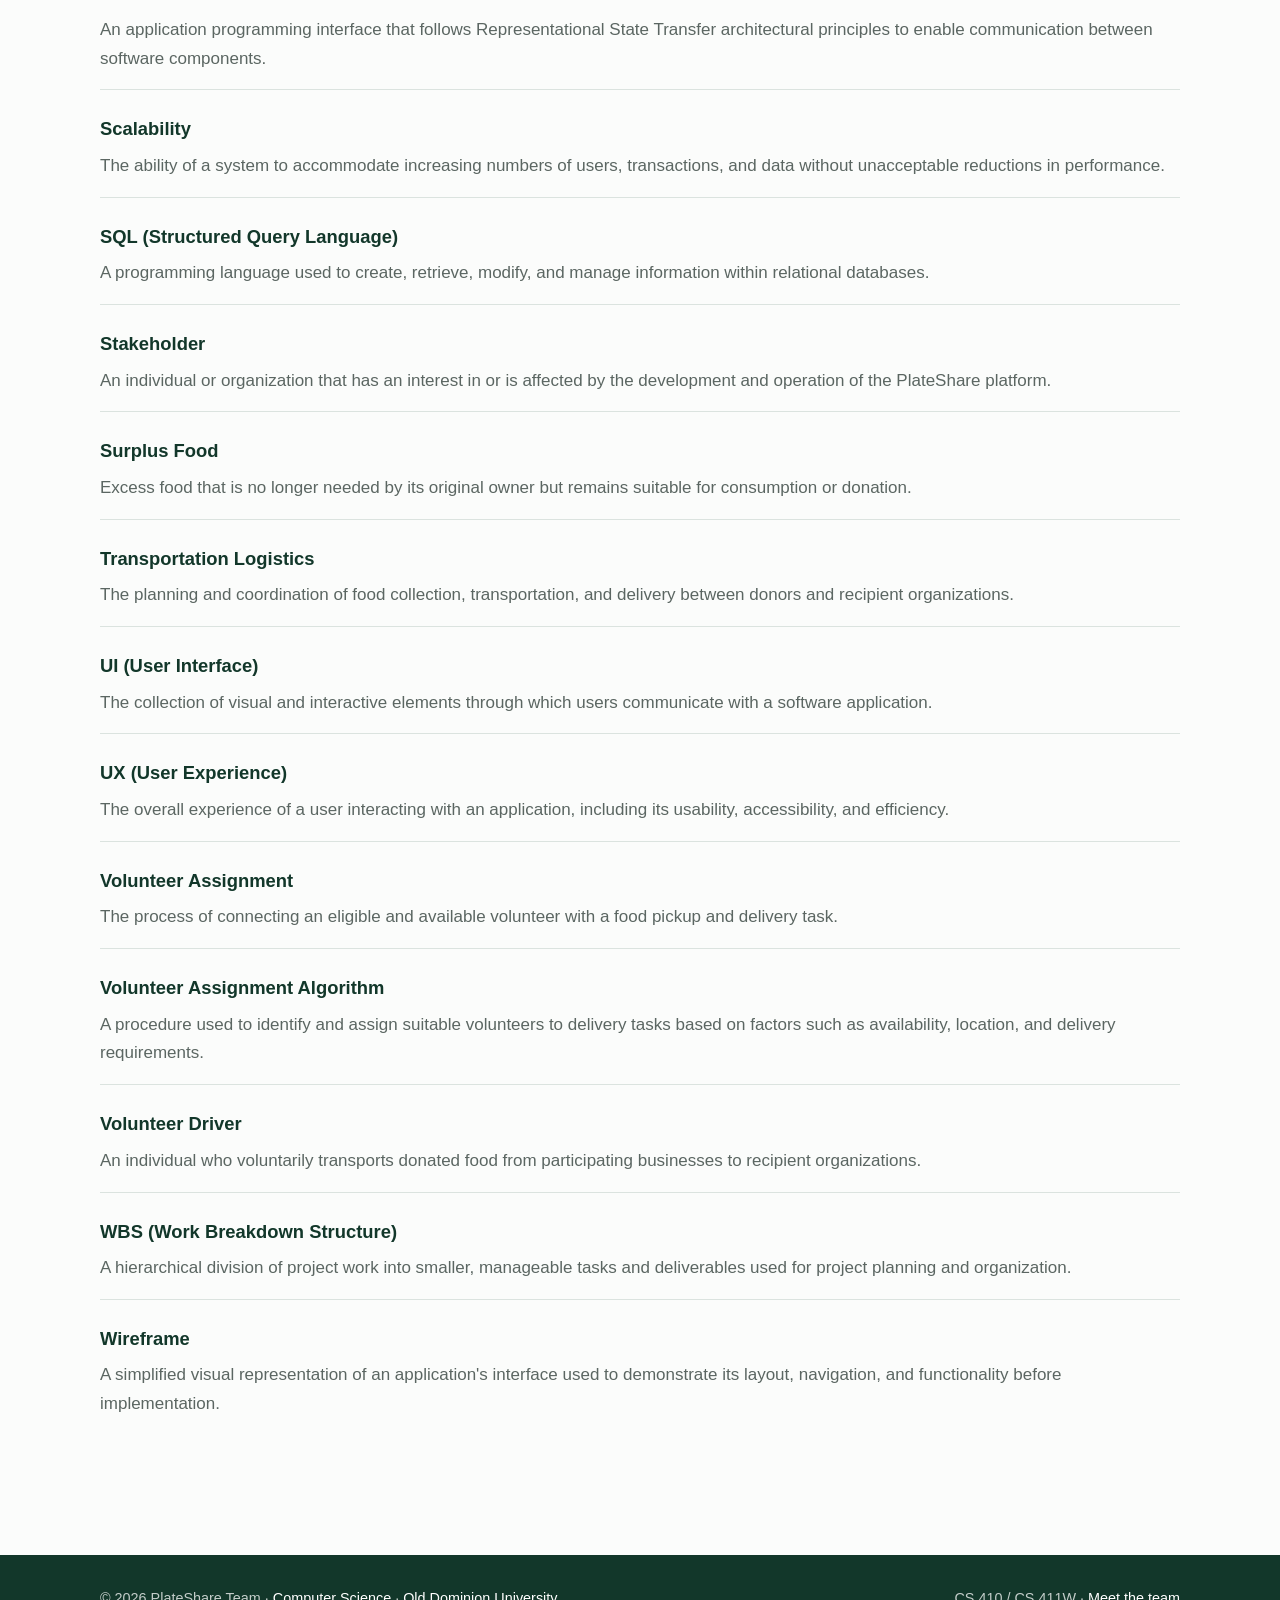
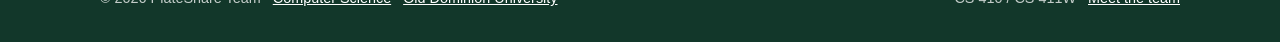
<file: glossary.html>
<!DOCTYPE html>
<html lang="en">

<head>
    <meta charset="UTF-8">
    <meta name="viewport" content="width=device-width, initial-scale=1.0">
    <title>Glossary | PlateShare</title>
    <link rel="stylesheet" href="css/style.css">
</head>

<body>

    <header class="site-header">
        <div class="container">
            <a class="brand" href="index.html">
                <span class="brand-image">
                    <img src="images/platesharelogoWIP.png" alt="">
                </span>
                <span>PlateShare</span>
            </a>

            <ul class="nav">
                <li><a href="index.html">Home</a></li>
                <!-- <li><a href="about.html">Project</a></li> -->
                <li><a href="team.html">Team</a></li>
                <li><a href="deliverables.html">Deliverables</a></li>
                <li><a class="active" href="glossary.html">Glossary</a></li>
                <li><a href="references.html">References</a></li>
            </ul>
        </div>
    </header>
    <main>
        <div class="page-header">
            <div class="container">
                <h1>Glossary</h1>
                <p>
                    Terminology and abbreviations used
                    throughout the PlateShare project.
                </p>
            </div>
        </div>

        <section>
            <div class="container">
                <dl class="glossary">
                    <dt>Administrator</dt>
                    <dd>
                        An authorized user responsible for managing
                        accounts, permissions, and platform operations.
                    </dd>

                    <dt>Algorithm</dt>
                    <dd>
                        A defined sequence of instructions used to
                        solve a problem or perform a computational task.
                    </dd>

                    <dt>API (Application Programming Interface)</dt>
                    <dd>
                        A set of protocols and functions that enables
                        communication between software applications.
                    </dd>

                    <dt>Authentication</dt>
                    <dd>
                        The process of verifying the identity of a
                        user attempting to access the platform.
                    </dd>

                    <dt>Authorization</dt>
                    <dd>
                        The process of determining which resources
                        and actions a user is permitted to access.
                    </dd>

                    <dt>Backend</dt>
                    <dd>
                        The server-side components of an application
                        responsible for processing requests, executing
                        business logic, and managing data.
                    </dd>

                    <dt>Business Donor</dt>
                    <dd>
                        A restaurant, grocery store, catering company,
                        or other business that provides surplus food
                        for donation.
                    </dd>

                    <dt>Claim Status</dt>
                    <dd>
                        The current state of a donation claim, such
                        as pending, approved, completed, or canceled.
                    </dd>

                    <dt>CRUD (Create, Read, Update, Delete)</dt>
                    <dd>
                        The four fundamental operations used to
                        manage information within a database.
                    </dd>

                    <dt>Database</dt>
                    <dd>
                        An organized collection of information used
                        to store and retrieve application data.
                    </dd>

                    <dt>Database Schema</dt>
                    <dd>
                        The structure of a database that defines its
                        tables, fields, relationships, and constraints.
                    </dd>

                    <dt>Delivery Status</dt>
                    <dd>
                        The current stage of a food delivery, such
                        as awaiting pickup, in transit, delivered,
                        or canceled.
                    </dd>

                    <dt>Donation Claim</dt>
                    <dd>
                        The reservation of an available food donation
                        by a recipient organization.
                    </dd>

                    <dt>Donation History</dt>
                    <dd>
                        A record of previous donations and their
                        associated claims, pickups, and deliveries.
                    </dd>

                    <dt>Donation Listing</dt>
                    <dd>
                        A record of available surplus food containing
                        information such as food type, quantity,
                        location, and pickup availability.
                    </dd>

                    <dt>Donor</dt>
                    <dd>
                        An individual or organization that provides
                        surplus food for redistribution.
                    </dd>

                    <dt>End User</dt>
                    <dd>
                        An individual who directly interacts with
                        the PlateShare platform, including donors,
                        recipient organizations, and volunteers.
                    </dd>

                    <dt>Expiration Date</dt>
                    <dd>
                        A date associated with a food product that
                        may be used when evaluating its suitability
                        for donation, alongside applicable food
                        safety requirements.
                    </dd>

                    <dt>Food Bank</dt>
                    <dd>
                        A charitable organization that collects,
                        stores, and distributes food to hunger-relief
                        programs and communities.
                    </dd>

                    <dt>Food Insecurity</dt>
                    <dd>
                        Limited or uncertain access to sufficient
                        and nutritious food necessary for an active
                        and healthy life.
                    </dd>

                    <dt>Food Rescue</dt>
                    <dd>
                        The collection and redistribution of edible
                        food that would otherwise be discarded.
                    </dd>

                    <dt>Food Safety</dt>
                    <dd>
                        Practices and procedures intended to prevent
                        contamination and foodborne illness during
                        food preparation, storage, transportation,
                        and distribution.
                    </dd>

                    <dt>Food Waste</dt>
                    <dd>
                        Food that is discarded or otherwise removed
                        from the human food supply.
                    </dd>

                    <dt>Frontend</dt>
                    <dd>
                        The user-facing portion of an application
                        through which users interact with its
                        features and functionality.
                    </dd>

                    <dt>Geolocation</dt>
                    <dd>
                        The identification of a geographical
                        location using information such as addresses,
                        coordinates, or device location data.
                    </dd>

                    <dt>Git</dt>
                    <dd>
                        A distributed version control system used
                        to track changes to source code and support
                        collaborative software development.
                    </dd>

                    <dt>GitHub</dt>
                    <dd>
                        An online platform for hosting Git
                        repositories, managing source code, and
                        collaborating on software projects.
                    </dd>

                    <dt>GitHub Pages</dt>
                    <dd>
                        A static website hosting service provided
                        by GitHub that publishes website files
                        directly from a repository.
                    </dd>

                    <dt>GUI (Graphical User Interface)</dt>
                    <dd>
                        A visual interface that allows users to
                        interact with an application through
                        elements such as buttons, menus, and forms.
                    </dd>

                    <dt>Matching Algorithm</dt>
                    <dd>
                        A procedure used to identify suitable
                        recipient organizations or volunteers based
                        on donation details and relevant eligibility
                        criteria.
                    </dd>

                    <dt>MFCD (Major Functional Component Diagram)</dt>
                    <dd>
                        A diagram illustrating the primary functional
                        components of a system and the relationships
                        between those components.
                    </dd>

                    <dt>Nonprofit Organization</dt>
                    <dd>
                        An organization that operates to support
                        a charitable or public purpose rather than
                        distribute profits to private owners.
                    </dd>

                    <dt>Notification</dt>
                    <dd>
                        An electronic alert that informs users of
                        relevant events, available donations,
                        assignments, or status changes.
                    </dd>

                    <dt>Notification Algorithm</dt>
                    <dd>
                        A procedure that determines which users
                        should receive notifications based on
                        relevant events, user roles, and donation
                        information.
                    </dd>

                    <dt>Pickup Location</dt>
                    <dd>
                        The designated physical location where a
                        volunteer or recipient organization collects
                        a food donation.
                    </dd>

                    <dt>Pickup Window</dt>
                    <dd>
                        The designated period during which a food
                        donation is available for collection.
                    </dd>

                    <dt>PlateShare</dt>
                    <dd>
                        A proposed centralized food donation platform
                        designed to connect businesses with surplus
                        food, charitable organizations, and volunteer
                        drivers to reduce food waste and improve
                        food accessibility.
                    </dd>

                    <dt>Prototype</dt>
                    <dd>
                        A preliminary implementation of a proposed
                        system used to demonstrate, test, and
                        evaluate its primary functionality.
                    </dd>

                    <dt>RBAC (Role-Based Access Control)</dt>

                    <dd>
                        A security approach that assigns permissions
                        to users based on their designated roles
                        within a system.
                    </dd>

                    <dt>Recipient Organization</dt>
                    <dd>
                        A food bank, shelter, nonprofit organization,
                        or other charitable institution that accepts
                        food donations for redistribution.
                    </dd>

                    <dt>REST API</dt>
                    <dd>
                        An application programming interface that
                        follows Representational State Transfer
                        architectural principles to enable
                        communication between software components.
                    </dd>

                    <dt>Scalability</dt>
                    <dd>
                        The ability of a system to accommodate
                        increasing numbers of users, transactions,
                        and data without unacceptable reductions
                        in performance.
                    </dd>

                    <dt>SQL (Structured Query Language)</dt>
                    <dd>
                        A programming language used to create,
                        retrieve, modify, and manage information
                        within relational databases.
                    </dd>

                    <dt>Stakeholder</dt>
                    <dd>
                        An individual or organization that has an
                        interest in or is affected by the development
                        and operation of the PlateShare platform.
                    </dd>

                    <dt>Surplus Food</dt>
                    <dd>
                        Excess food that is no longer needed by
                        its original owner but remains suitable
                        for consumption or donation.
                    </dd>

                    <dt>Transportation Logistics</dt>
                    <dd>
                        The planning and coordination of food
                        collection, transportation, and delivery
                        between donors and recipient organizations.
                    </dd>

                    <dt>UI (User Interface)</dt>
                    <dd>
                        The collection of visual and interactive
                        elements through which users communicate
                        with a software application.
                    </dd>

                    <dt>UX (User Experience)</dt>
                    <dd>
                        The overall experience of a user interacting
                        with an application, including its usability,
                        accessibility, and efficiency.
                    </dd>

                    <dt>Volunteer Assignment</dt>
                    <dd>
                        The process of connecting an eligible and
                        available volunteer with a food pickup
                        and delivery task.
                    </dd>

                    <dt>Volunteer Assignment Algorithm</dt>
                    <dd>
                        A procedure used to identify and assign
                        suitable volunteers to delivery tasks based
                        on factors such as availability, location,
                        and delivery requirements.
                    </dd>

                    <dt>Volunteer Driver</dt>
                    <dd>
                        An individual who voluntarily transports
                        donated food from participating businesses
                        to recipient organizations.
                    </dd>

                    <dt>WBS (Work Breakdown Structure)</dt>
                    <dd>
                        A hierarchical division of project work
                        into smaller, manageable tasks and
                        deliverables used for project planning
                        and organization.
                    </dd>

                    <dt>Wireframe</dt>
                    <dd>
                        A simplified visual representation of an
                        application's interface used to demonstrate
                        its layout, navigation, and functionality
                        before implementation.
                    </dd>

                </dl>
            </div>
        </section>
    </main>
    <footer class="site-footer">
  <div class="container">
    <span>
      &copy; 2026 PlateShare Team ·
      <a href="https://www.odu.edu/computer-science">Computer Science</a> ·
      <a href="https://www.odu.edu/">Old Dominion University</a>
    </span>

    <span>
      CS 410 / CS 411W ·
      <a href="team.html">Meet the team</a>
    </span>
  </div>
</footer>

</body>
</html>
</file>
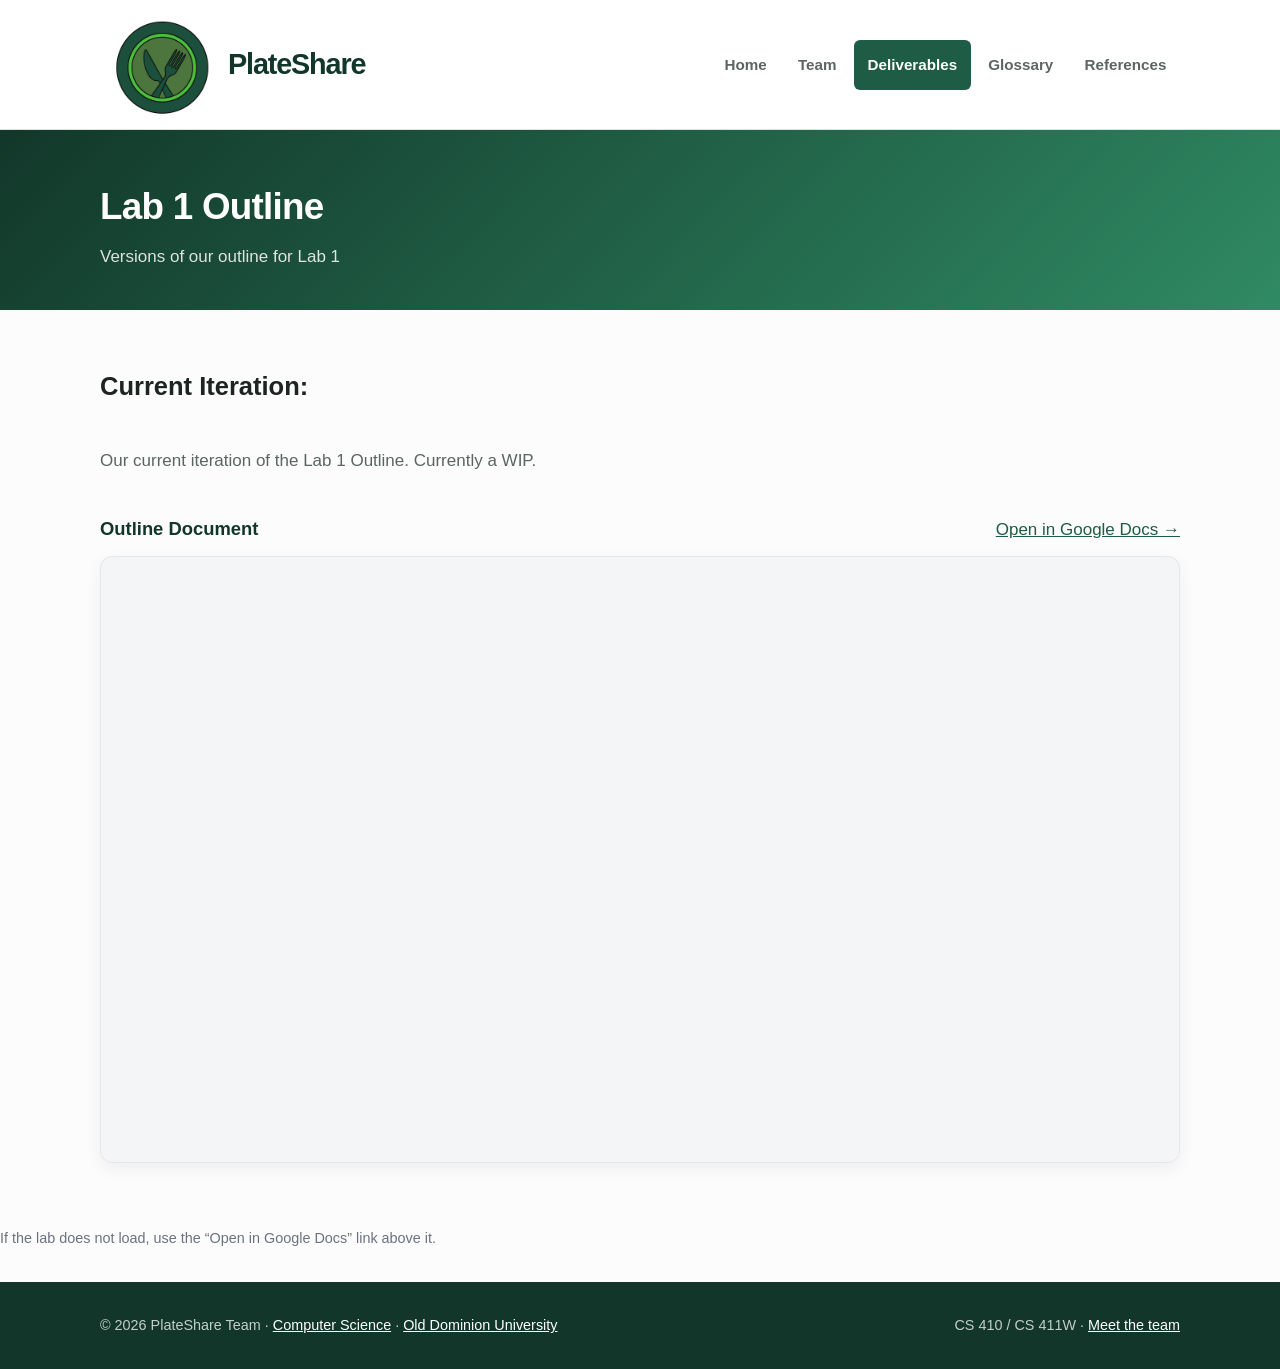
<file: lab1outlines.html>
<!DOCTYPE html>
<html lang="en">
<head>
  <meta charset="UTF-8">
  <meta name="viewport" content="width=device-width, initial-scale=1.0">
  <title>Lab 1 Outline | PlateShare</title>
  <link rel="stylesheet" href="css/style.css">
  <style>
    /* Lab embeds (scoped to this page) */
    .deck { margin-top: 2.5rem; }
    .deck-meta {
      display: flex;
      flex-wrap: wrap;
      justify-content: space-between;
      align-items: baseline;
      gap: .5rem;
      margin-bottom: .75rem;
    }
    .deck-meta h3 { margin: 0; }
    .deck-meta a { white-space: nowrap; }
    .deck-frame {
      position: relative;
      width: 100%;
      aspect-ratio: 16 / 9;
      max-height: 80vh;
      border: 1px solid #e5e7eb;
      border-radius: 12px;
      overflow: hidden;
      background: #f4f5f7;
      box-shadow: 0 6px 18px rgba(0, 0, 0, 0.06);
    }
    .deck-frame iframe {
      position: absolute;
      inset: 0;
      width: 100%;
      height: 100%;
      border: 0;
    }
    .deck-note { margin-top: .5rem; font-size: .9rem; color: #6b7280; }
  </style>
</head>
<body>

<header class="site-header">
  <div class="container">
    <a class="brand" href="index.html">
      <span class="brand-image">
        <img src="images/platesharelogoWIP.png" alt="">
      </span>
      <span>PlateShare</span>
    </a>

    <ul class="nav">
      <li><a href="index.html">Home</a></li>
      <!-- <li><a href="about.html">Project</a></li> -->
      <li><a href="team.html">Team</a></li>
      <li><a class="active" href="deliverables.html">Deliverables</a></li>
      <li><a href="glossary.html">Glossary</a></li>
      <li><a href="references.html">References</a></li>
    </ul>
  </div>
</header>

  <main>
    <div class="page-header">
      <div class="container">
        <h1>Lab 1 Outline</h1>
        <p>Versions of our outline for Lab 1</p>
      </div>
    </div>

    <section>
      <div class="container">
        <h1>Current Iteration:</h1>
        <div class="deck"></div>
        <p class="lead">Our current iteration of the Lab 1 Outline. Currently a WIP.</p>

        <div class="deck">
          <div class="deck-meta">
            <h3>Outline Document</h3>
            <a href="https://docs.google.com/document/d/1AeDBi_cq5JiYJeIVn3iopTUojtsuzVtuKHEoNvWnHPY/edit" target="_blank" rel="noopener">Open in Google Docs &rarr;</a>
          </div>
          <div class="deck-frame">
            <iframe
              src="https://docs.google.com/document/d/1AeDBi_cq5JiYJeIVn3iopTUojtsuzVtuKHEoNvWnHPY/preview"
              title="PlateShare Lab 1 Outline"
              loading="lazy"
              allowfullscreen></iframe>
          </div>
        </div>
      </section>
        <p class="deck-note">If the lab does not load, use the &ldquo;Open in Google Docs&rdquo; link above it.</p>
      </div>
    </section>
  </main>

  <footer class="site-footer">
    <div class="container">
      <span>&copy; 2026 PlateShare Team · <a href= "https://www.odu.edu/computer-science">Computer Science</a> · <a href="https://www.odu.edu/">Old Dominion University</a></span>
      <span>CS 410 / CS 411W &middot; <a href="team.html">Meet the team</a></span>
    </div>
  </footer>

</body>
</html>
</file>
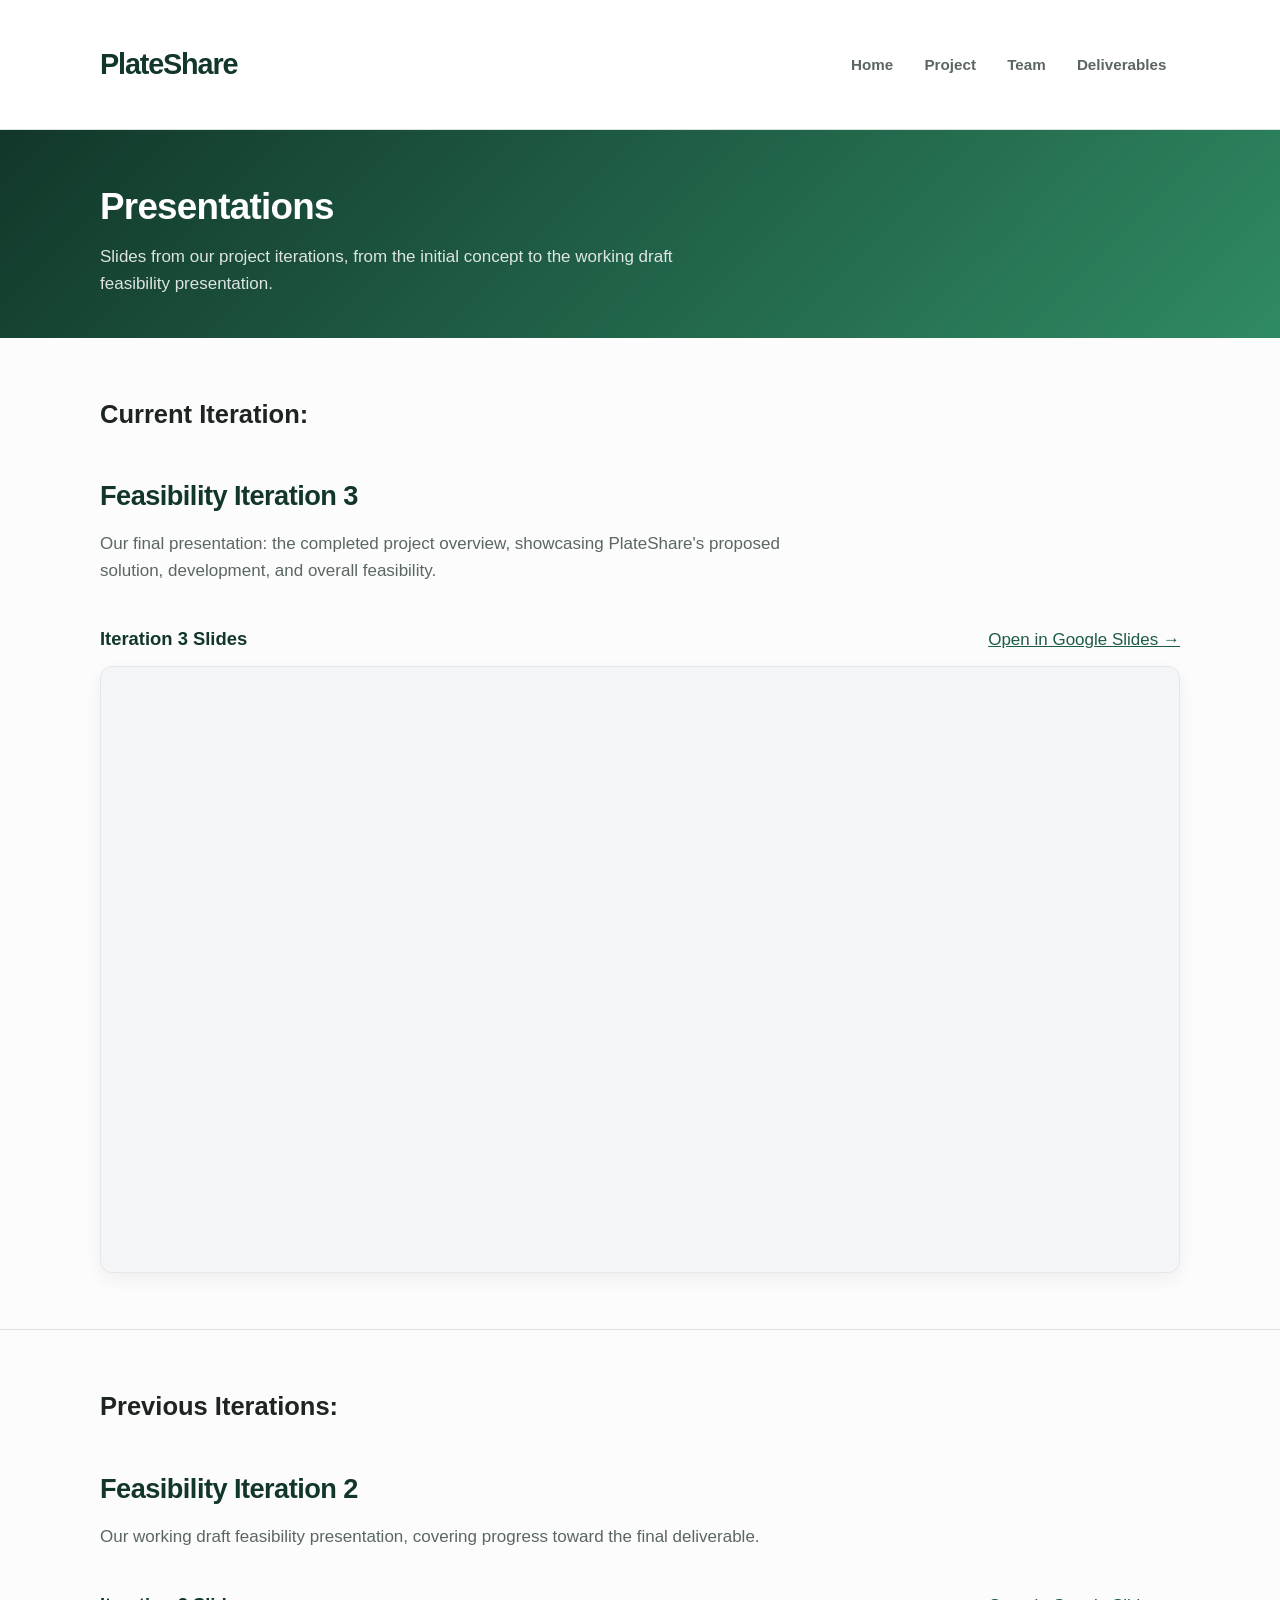
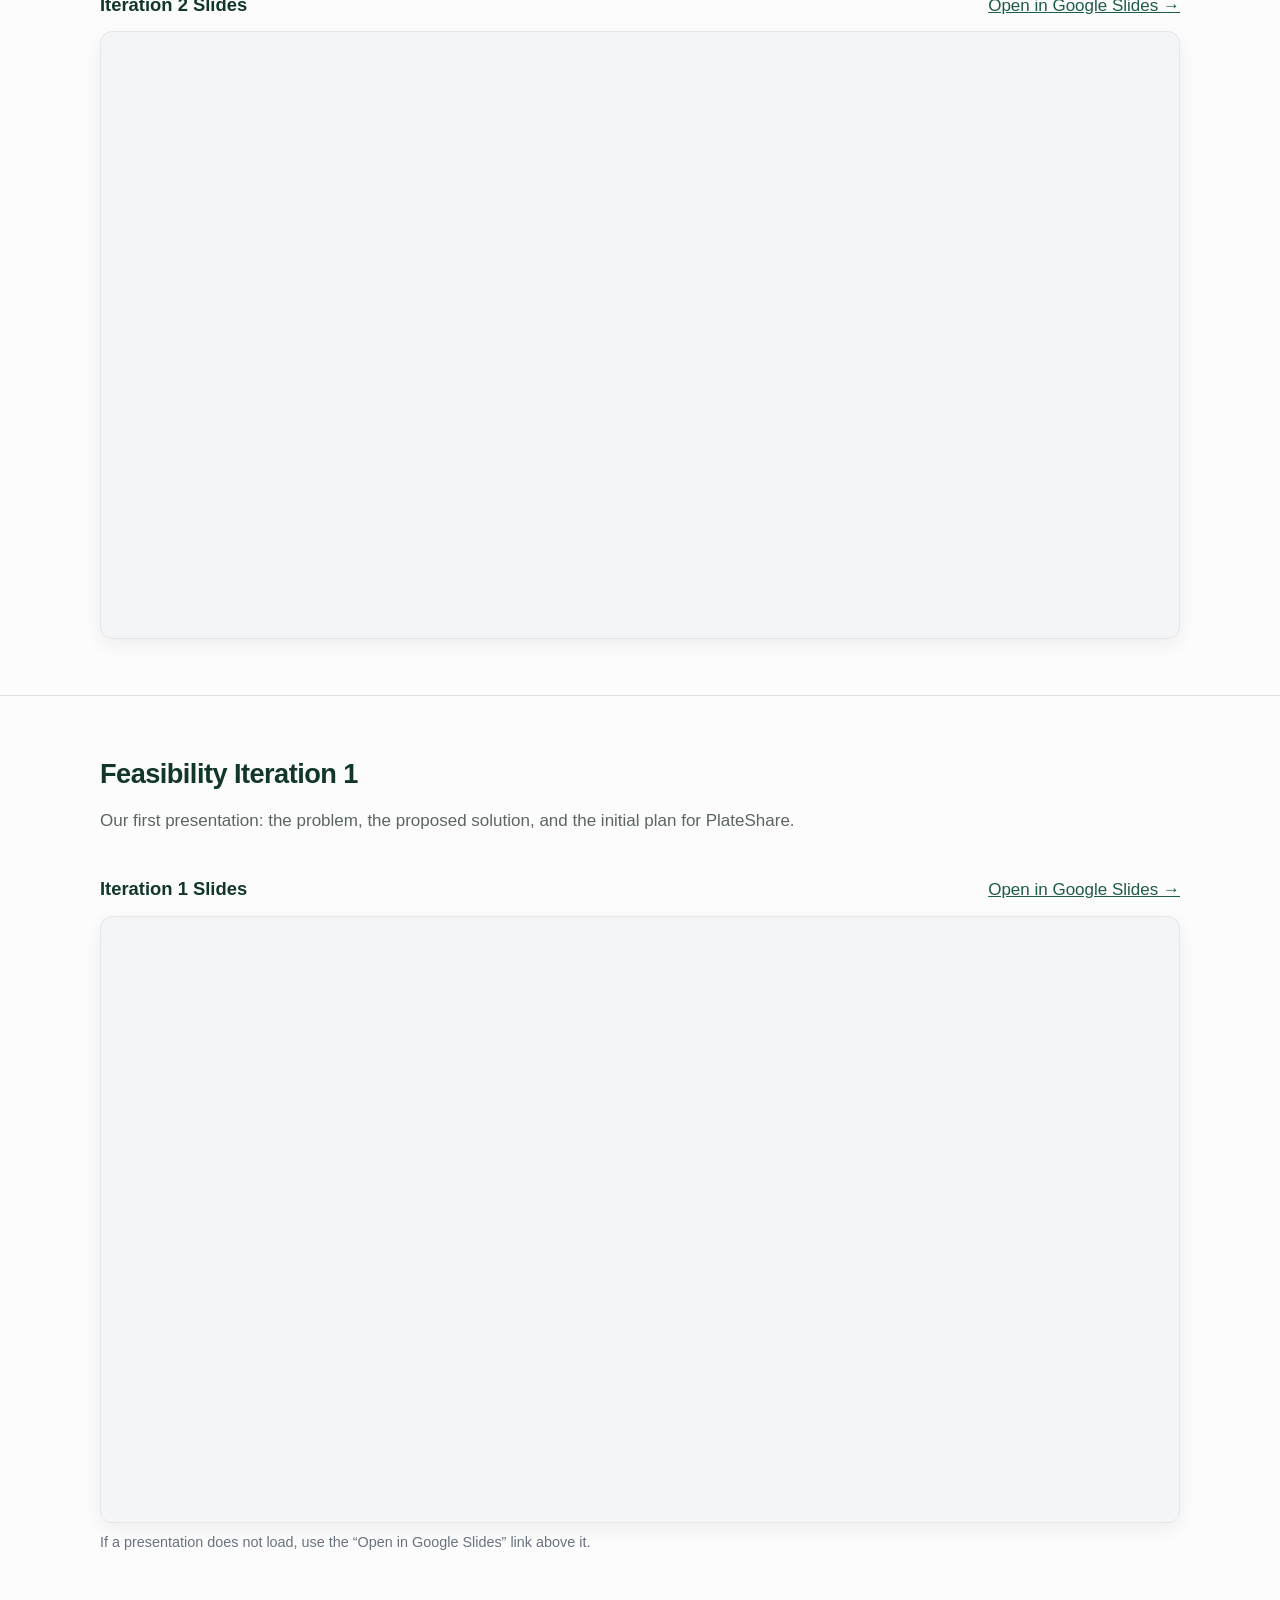
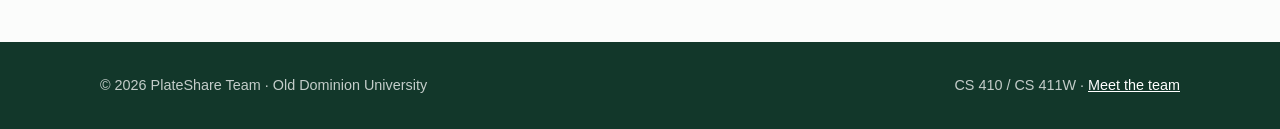
<file: presentations.html>
<!DOCTYPE html>
<html lang="en">
<head>
  <meta charset="UTF-8">
  <meta name="viewport" content="width=device-width, initial-scale=1.0">
  <title>Presentations | PlateShare</title>
  <link rel="stylesheet" href="css/style.css">
  <style>
    /* Presentation embeds (scoped to this page) */
    .deck { margin-top: 2.5rem; }
    .deck-meta {
      display: flex;
      flex-wrap: wrap;
      justify-content: space-between;
      align-items: baseline;
      gap: .5rem;
      margin-bottom: .75rem;
    }
    .deck-meta h3 { margin: 0; }
    .deck-meta a { white-space: nowrap; }
    .deck-frame {
      position: relative;
      width: 100%;
      aspect-ratio: 16 / 9;
      max-height: 80vh;
      border: 1px solid #e5e7eb;
      border-radius: 12px;
      overflow: hidden;
      background: #f4f5f7;
      box-shadow: 0 6px 18px rgba(0, 0, 0, 0.06);
    }
    .deck-frame iframe {
      position: absolute;
      inset: 0;
      width: 100%;
      height: 100%;
      border: 0;
    }
    .deck-note { margin-top: .5rem; font-size: .9rem; color: #6b7280; }
  </style>
</head>
<body>

  <header class="site-header">
    <div class="container">
      <a class="brand" href="index.html"><span class="brand-mark"></span>PlateShare</a>
      <ul class="nav">
        <li><a href="index.html">Home</a></li>
        <li><a href="about.html">Project</a></li>
        <li><a href="team.html">Team</a></li>
        <li><a href="deliverables.html">Deliverables</a></li>
      </ul>
    </div>
  </header>

  <main>
    <div class="page-header">
      <div class="container">
        <h1>Presentations</h1>
        <p>Slides from our project iterations, from the initial concept to the working draft feasibility presentation.</p>
      </div>
    </div>

    <section>
      <div class="container">
        <h1>Current Iteration:</h1>
        <div class="deck"></div>
        <h2>Feasibility Iteration 3</h2>
        <p class="lead">Our final presentation: the completed project overview, showcasing PlateShare's proposed solution, development, and overall feasibility.</p>

        <div class="deck">
          <div class="deck-meta">
            <h3>Iteration 3 Slides</h3>
            <a href="https://docs.google.com/presentation/d/1EaFCgw-d6ucb0YvWAMIjRM1N015LvV3tfIYOLr3qpfM/edit?usp=sharing" target="_blank" rel="noopener">Open in Google Slides &rarr;</a>
          </div>
          <div class="deck-frame">
            <iframe
              src="https://docs.google.com/presentation/d/1EaFCgw-d6ucb0YvWAMIjRM1N015LvV3tfIYOLr3qpfM/embed?start=false&amp;loop=false&amp;delayms=5000"
              title="PlateShare Iteration 3 Presentation"
              loading="lazy"
              allowfullscreen></iframe>
          </div>
        </div>
      </section>

    <section>
      <div class="container">
        <h1>Previous Iterations:</h1>
        <div class="deck"></div>
        <h2>Feasibility Iteration 2</h2>
        <p class="lead">Our working draft feasibility presentation, covering progress toward the final deliverable.</p>

        <div class="deck">
          <div class="deck-meta">
            <h3>Iteration 2 Slides</h3>
            <a href="https://docs.google.com/presentation/d/1jm29mKZhJ0fpYR9xalqvcIPM2nZn4miwey2wJoA5lww/edit?usp=sharing" target="_blank" rel="noopener">Open in Google Slides &rarr;</a>
          </div>
          <div class="deck-frame">
            <iframe
              src="https://docs.google.com/presentation/d/1jm29mKZhJ0fpYR9xalqvcIPM2nZn4miwey2wJoA5lww/embed?start=false&amp;loop=false&amp;delayms=5000"
              title="PlateShare Iteration 2 Presentation"
              loading="lazy"
              allowfullscreen></iframe>
          </div>
        </div>
    </section>

    <section>
      <div class="container">
        <h2>Feasibility Iteration 1</h2>
        <p class="lead">Our first presentation: the problem, the proposed solution, and the initial plan for PlateShare.</p>

        <div class="deck">
          <div class="deck-meta">
            <h3>Iteration 1 Slides</h3>
            <a href="https://docs.google.com/presentation/d/1H_qlS0IX3_aK8qPGKZcGUInIRrX0taAG0BXnl17AnVw/edit" target="_blank" rel="noopener">Open in Google Slides &rarr;</a>
          </div>
          <div class="deck-frame">
            <iframe
              src="https://docs.google.com/presentation/d/1H_qlS0IX3_aK8qPGKZcGUInIRrX0taAG0BXnl17AnVw/embed?start=false&amp;loop=false&amp;delayms=5000"
              title="PlateShare Iteration 1 Presentation"
              loading="lazy"
              allowfullscreen></iframe>
          </div>
        </div>

        <p class="deck-note">If a presentation does not load, use the &ldquo;Open in Google Slides&rdquo; link above it.</p>
      </div>
    </section>
  </main>

  <footer class="site-footer">
    <div class="container">
      <span>&copy; 2026 PlateShare Team &middot; Old Dominion University</span>
      <span>CS 410 / CS 411W &middot; <a href="team.html">Meet the team</a></span>
    </div>
  </footer>

</body>
</html>
</file>
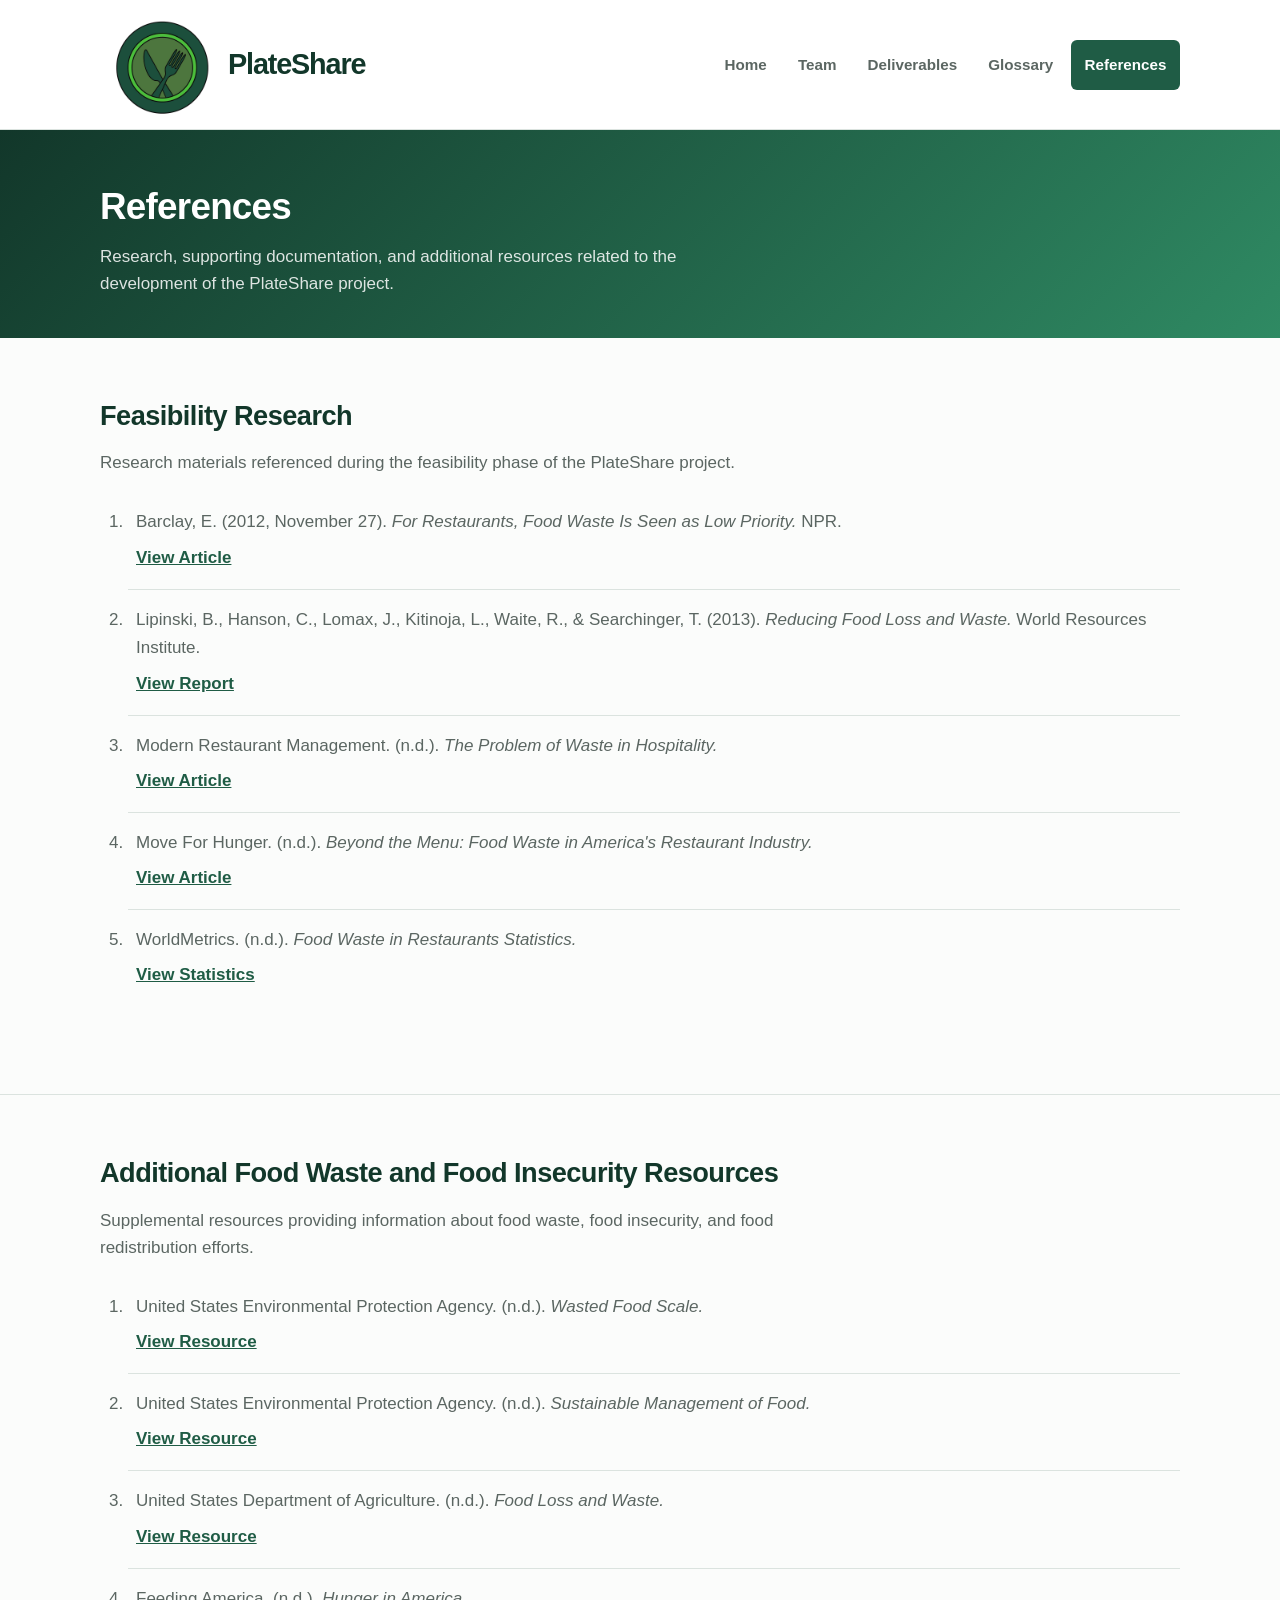
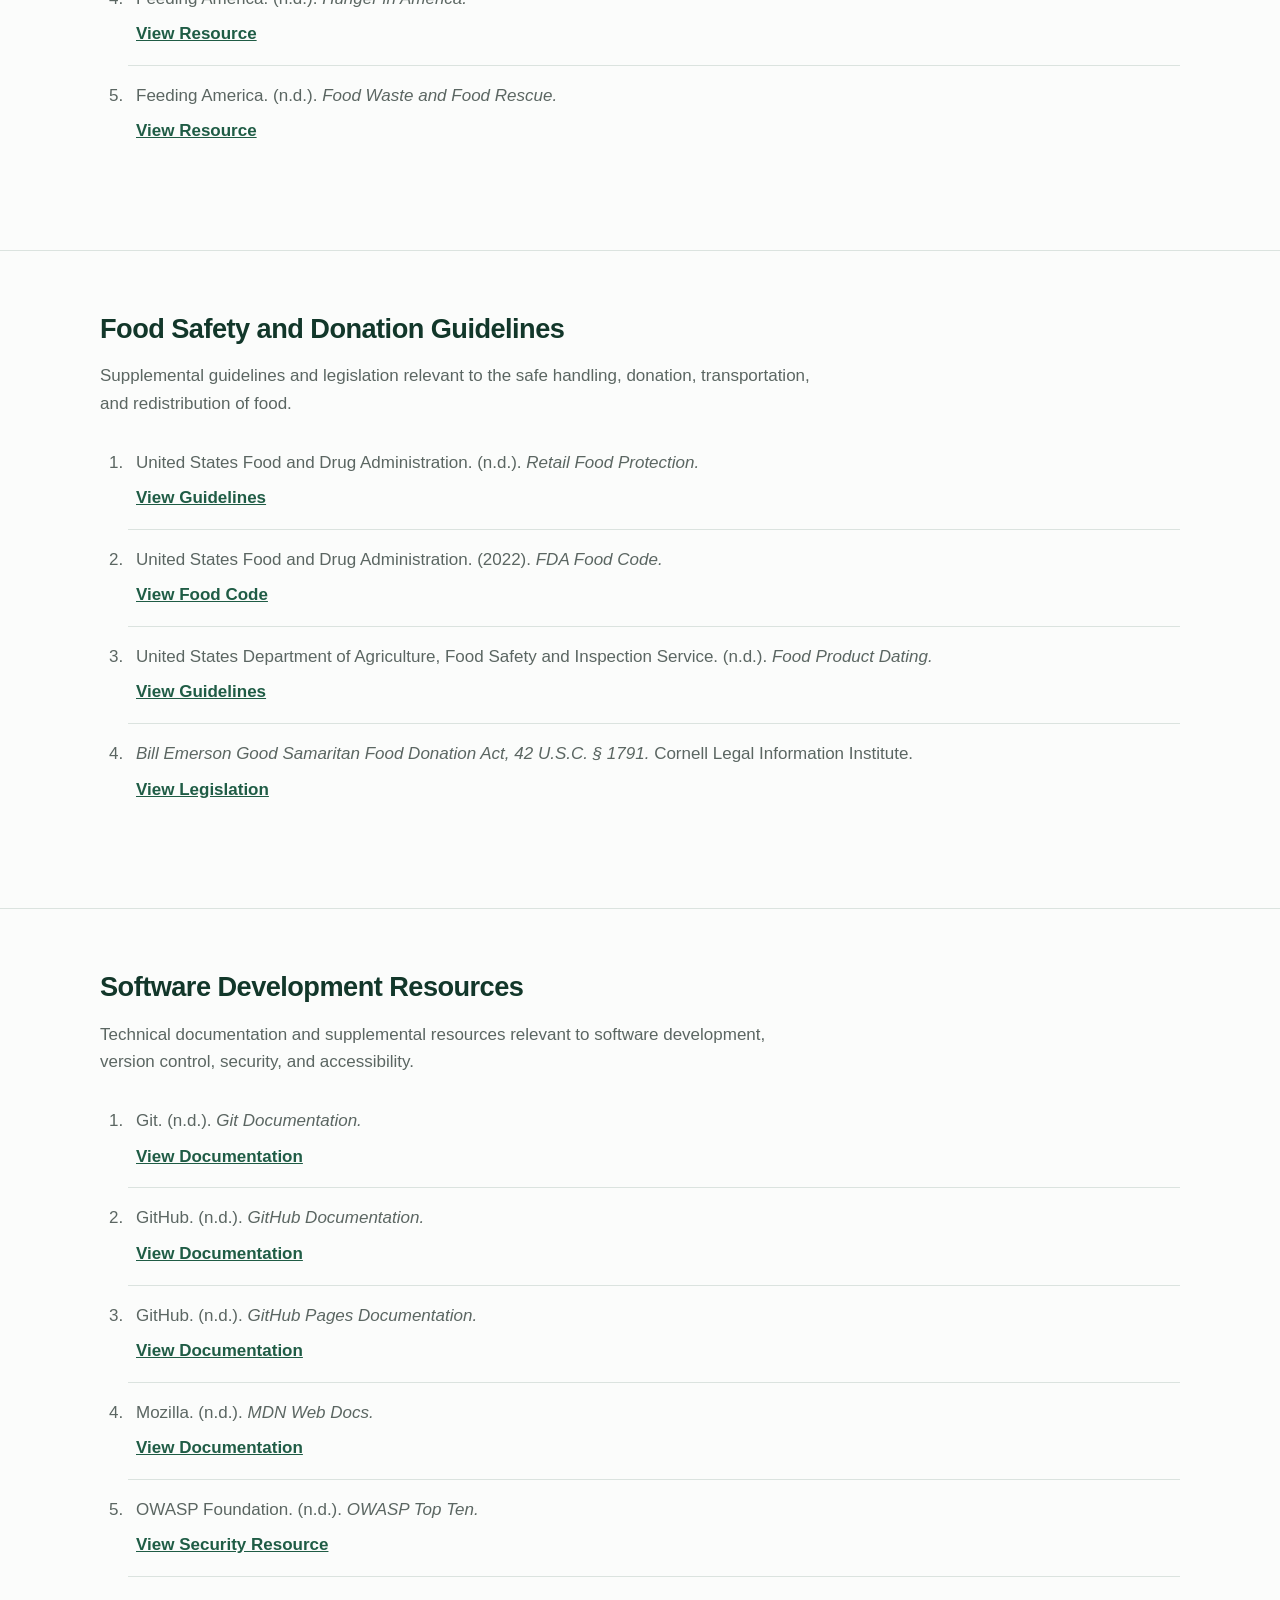
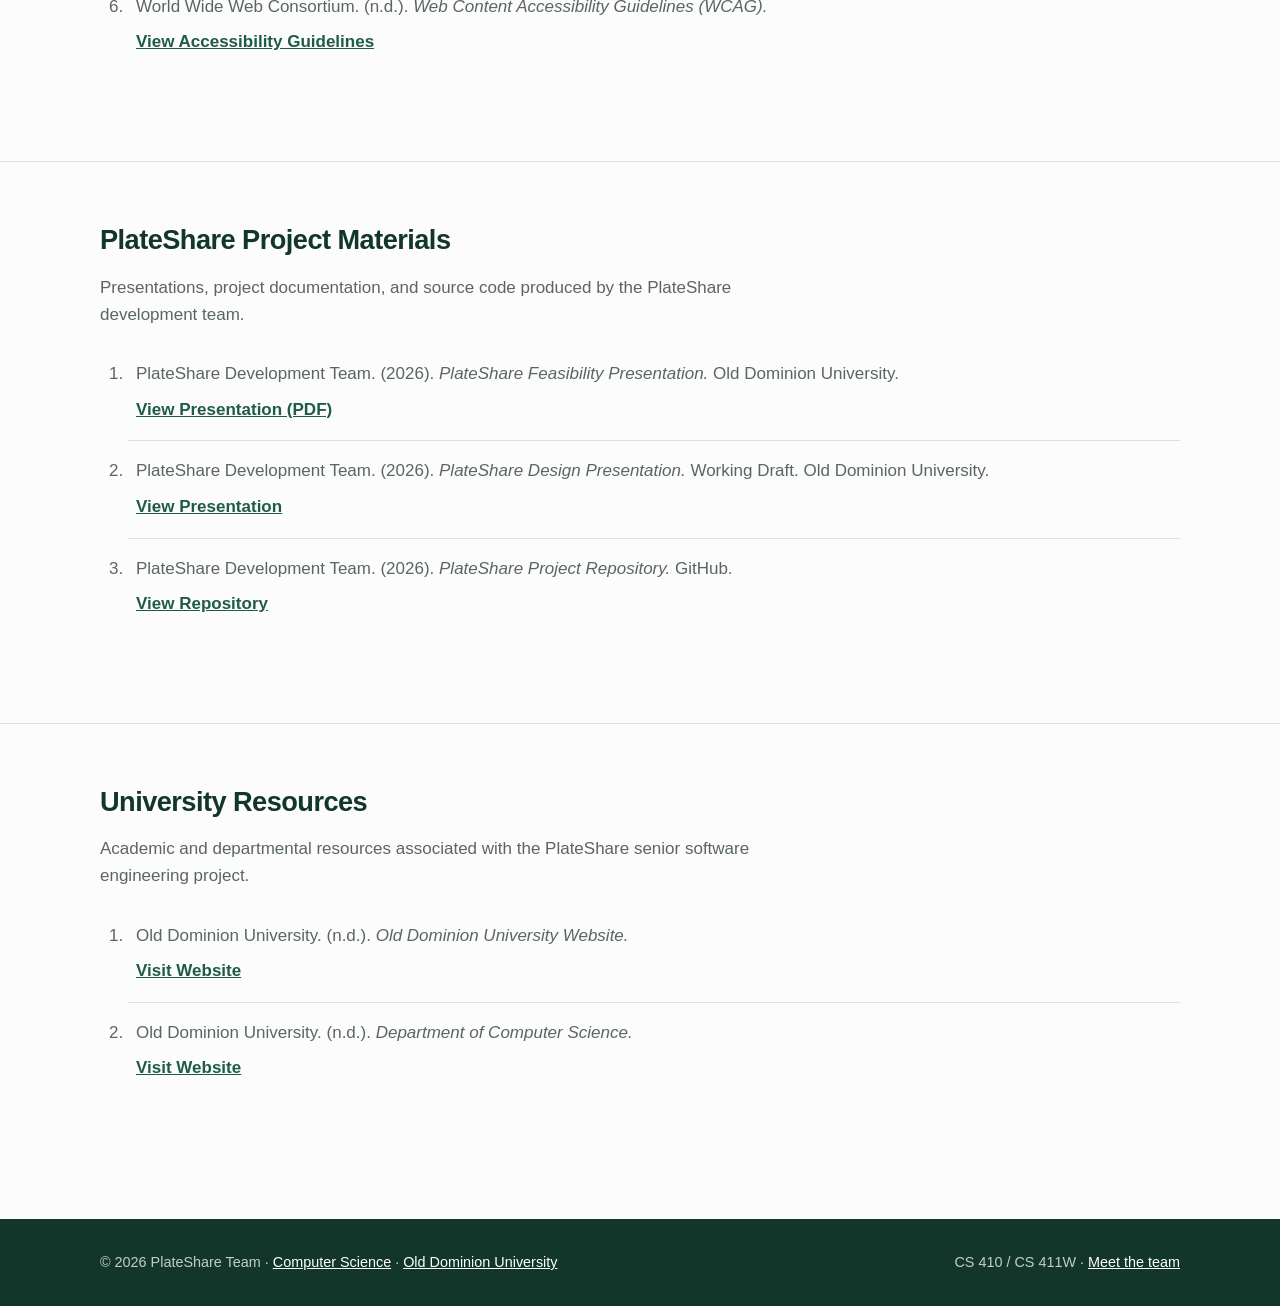
<file: references.html>
<!DOCTYPE html>
<html lang="en">

<head>
    <meta charset="UTF-8">
    <meta name="viewport" content="width=device-width, initial-scale=1.0">
    <title>References | PlateShare</title>
    <link rel="stylesheet" href="css/style.css">
</head>

<body>

    <header class="site-header">
        <div class="container">
            <a class="brand" href="index.html">
                <span class="brand-image">
                    <img src="images/platesharelogoWIP.png" alt="">
                </span>
                <span>PlateShare</span>
            </a>

            <ul class="nav">
                <li><a href="index.html">Home</a></li>
                <!-- <li><a href="about.html">Project</a></li> -->
                <li><a href="team.html">Team</a></li>
                <li><a href="deliverables.html">Deliverables</a></li>
                <li><a href="glossary.html">Glossary</a></li>
                <li><a class="active" href="references.html">References</a></li>
            </ul>
        </div>
    </header>
    <main>
        <div class="page-header">
            <div class="container">
                <h1>References</h1>
                <p>
                    Research, supporting documentation, and
                    additional resources related to the development
                    of the PlateShare project.
                </p>
            </div>
        </div>

        <!-- ---------- Feasibility Research ---------- -->

        <section>
            <div class="container">
                <h2>Feasibility Research</h2>

                <p class="lead">
                    Research materials referenced during the
                    feasibility phase of the PlateShare project.
                </p>

                <ol class="references">

                    <li>
                        Barclay, E. (2012, November 27).
                        <em>
                            For Restaurants, Food Waste Is
                            Seen as Low Priority.
                        </em>
                        NPR.
                        <br>
                        <a href="https://www.npr.org/sections/thesalt/2012/11/27/165907972/for-restaurants-food-waste-is-seen-as-low-priority"
                            target="_blank" rel="noopener noreferrer">
                            View Article
                        </a>
                    </li>

                    <li>
                        Lipinski, B., Hanson, C., Lomax, J.,
                        Kitinoja, L., Waite, R., &amp; Searchinger, T.
                        (2013).
                        <em>Reducing Food Loss and Waste.</em>
                        World Resources Institute.
                        <br>
                        <a href="https://pdf.wri.org/reducing_food_loss_and_waste.pdf" target="_blank"
                            rel="noopener noreferrer">
                            View Report
                        </a>
                    </li>

                    <li>
                        Modern Restaurant Management. (n.d.).
                        <em>The Problem of Waste in Hospitality.</em>
                        <br>
                        <a href="https://modernrestaurantmanagement.com/the-problem-of-waste-in-hospitality/"
                            target="_blank" rel="noopener noreferrer">
                            View Article
                        </a>
                    </li>

                    <li>
                        Move For Hunger. (n.d.).
                        <em>
                            Beyond the Menu: Food Waste in
                            America's Restaurant Industry.
                        </em>
                        <br>
                        <a href="https://moveforhunger.org/blog/beyond-menu-food-waste-americas-restaurant-industry"
                            target="_blank" rel="noopener noreferrer">
                            View Article
                        </a>
                    </li>

                    <li>
                        WorldMetrics. (n.d.).
                        <em>Food Waste in Restaurants Statistics.</em>
                        <br>
                        <a href="https://worldmetrics.org/food-waste-in-restaurants-statistics/" target="_blank"
                            rel="noopener noreferrer">
                            View Statistics
                        </a>
                    </li>

                </ol>
            </div>
        </section>

        <!-- ---------- Food Waste and Food Insecurity ---------- -->

        <section>
            <div class="container">
                <h2>Additional Food Waste and Food Insecurity Resources</h2>

                <p class="lead">
                    Supplemental resources providing information
                    about food waste, food insecurity, and
                    food redistribution efforts.
                </p>

                <ol class="references">

                    <li>
                        United States Environmental Protection
                        Agency. (n.d.).
                        <em>Wasted Food Scale.</em>
                        <br>
                        <a href="https://www.epa.gov/sustainable-management-food/wasted-food-scale" target="_blank"
                            rel="noopener noreferrer">
                            View Resource
                        </a>
                    </li>

                    <li>
                        United States Environmental Protection
                        Agency. (n.d.).
                        <em>Sustainable Management of Food.</em>
                        <br>
                        <a href="https://www.epa.gov/sustainable-management-food" target="_blank"
                            rel="noopener noreferrer">
                            View Resource
                        </a>
                    </li>

                    <li>
                        United States Department of Agriculture.
                        (n.d.).
                        <em>Food Loss and Waste.</em>
                        <br>
                        <a href="https://www.usda.gov/foodlossandwaste" target="_blank" rel="noopener noreferrer">
                            View Resource
                        </a>
                    </li>

                    <li>
                        Feeding America. (n.d.).
                        <em>Hunger in America.</em>
                        <br>
                        <a href="https://www.feedingamerica.org/hunger-in-america" target="_blank"
                            rel="noopener noreferrer">
                            View Resource
                        </a>
                    </li>

                    <li>
                        Feeding America. (n.d.).
                        <em>Food Waste and Food Rescue.</em>
                        <br>
                        <a href="https://www.feedingamerica.org/our-work/reduce-food-waste" target="_blank"
                            rel="noopener noreferrer">
                            View Resource
                        </a>
                    </li>

                </ol>
            </div>
        </section>

        <!-- ---------- Food Safety and Donation Guidelines ---------- -->

        <section>
            <div class="container">
                <h2>Food Safety and Donation Guidelines</h2>

                <p class="lead">
                    Supplemental guidelines and legislation
                    relevant to the safe handling, donation,
                    transportation, and redistribution of food.
                </p>

                <ol class="references">

                    <li>
                        United States Food and Drug
                        Administration. (n.d.).
                        <em>Retail Food Protection.</em>
                        <br>
                        <a href="https://www.fda.gov/food/retail-food-protection" target="_blank"
                            rel="noopener noreferrer">
                            View Guidelines
                        </a>
                    </li>

                    <li>
                        United States Food and Drug
                        Administration. (2022).
                        <em>FDA Food Code.</em>
                        <br>
                        <a href="https://www.fda.gov/food/retail-food-protection/fda-food-code" target="_blank"
                            rel="noopener noreferrer">
                            View Food Code
                        </a>
                    </li>

                    <li>
                        United States Department of Agriculture,
                        Food Safety and Inspection Service. (n.d.).
                        <em>Food Product Dating.</em>
                        <br>
                        <a href="https://www.fsis.usda.gov/food-safety/safe-food-handling-and-preparation/food-safety-basics/food-product-dating"
                            target="_blank" rel="noopener noreferrer">
                            View Guidelines
                        </a>
                    </li>

                    <li>
                        <em>
                            Bill Emerson Good Samaritan Food
                            Donation Act, 42 U.S.C. § 1791.
                        </em>
                        Cornell Legal Information Institute.
                        <br>
                        <a href="https://www.law.cornell.edu/uscode/text/42/1791" target="_blank"
                            rel="noopener noreferrer">
                            View Legislation
                        </a>
                    </li>

                </ol>
            </div>
        </section>

        <!-- ---------- Software Development Resources ---------- -->

        <section>
            <div class="container">
                <h2>Software Development Resources</h2>

                <p class="lead">
                    Technical documentation and supplemental
                    resources relevant to software development,
                    version control, security, and accessibility.
                </p>

                <ol class="references">

                    <li>
                        Git. (n.d.).
                        <em>Git Documentation.</em>
                        <br>
                        <a href="https://git-scm.com/doc" target="_blank" rel="noopener noreferrer">
                            View Documentation
                        </a>
                    </li>

                    <li>
                        GitHub. (n.d.).
                        <em>GitHub Documentation.</em>
                        <br>
                        <a href="https://docs.github.com/" target="_blank" rel="noopener noreferrer">
                            View Documentation
                        </a>
                    </li>

                    <li>
                        GitHub. (n.d.).
                        <em>GitHub Pages Documentation.</em>
                        <br>
                        <a href="https://docs.github.com/en/pages" target="_blank" rel="noopener noreferrer">
                            View Documentation
                        </a>
                    </li>

                    <li>
                        Mozilla. (n.d.).
                        <em>MDN Web Docs.</em>
                        <br>
                        <a href="https://developer.mozilla.org/" target="_blank" rel="noopener noreferrer">
                            View Documentation
                        </a>
                    </li>

                    <li>
                        OWASP Foundation. (n.d.).
                        <em>OWASP Top Ten.</em>
                        <br>
                        <a href="https://owasp.org/www-project-top-ten/" target="_blank" rel="noopener noreferrer">
                            View Security Resource
                        </a>
                    </li>

                    <li>
                        World Wide Web Consortium. (n.d.).
                        <em>
                            Web Content Accessibility Guidelines
                            (WCAG).
                        </em>
                        <br>
                        <a href="https://www.w3.org/WAI/standards-guidelines/wcag/" target="_blank"
                            rel="noopener noreferrer">
                            View Accessibility Guidelines
                        </a>
                    </li>

                </ol>
            </div>
        </section>

        <!-- ---------- PlateShare Project Materials ---------- -->

        <section>
            <div class="container">
                <h2>PlateShare Project Materials</h2>

                <p class="lead">
                    Presentations, project documentation,
                    and source code produced by the
                    PlateShare development team.
                </p>

                <ol class="references">

                    <li>
                        PlateShare Development Team. (2026).
                        <em>PlateShare Feasibility Presentation.</em>
                        Old Dominion University.
                        <br>
                        <a href="slideshows/FeasibilityIteration3.pdf" target="_blank" rel="noopener noreferrer">
                            View Presentation (PDF)
                        </a>
                    </li>

                    <li>
                        PlateShare Development Team. (2026).
                        <em>PlateShare Design Presentation.</em>
                        Working Draft. Old Dominion University.
                        <br>
                        <a href="designpresentations.html">
                            View Presentation
                        </a>
                    </li>

                    <li>
                        PlateShare Development Team. (2026).
                        <em>PlateShare Project Repository.</em>
                        GitHub.
                        <br>
                        <a href="https://github.com/plateshare/plateshare" target="_blank" rel="noopener noreferrer">
                            View Repository
                        </a>
                    </li>

                </ol>
            </div>
        </section>

        <!-- ---------- University Resources ---------- -->

        <section>
            <div class="container">
                <h2>University Resources</h2>

                <p class="lead">
                    Academic and departmental resources
                    associated with the PlateShare senior
                    software engineering project.
                </p>

                <ol class="references">

                    <li>
                        Old Dominion University. (n.d.).
                        <em>Old Dominion University Website.</em>
                        <br>
                        <a href="https://www.odu.edu/" target="_blank" rel="noopener noreferrer">
                            Visit Website
                        </a>
                    </li>

                    <li>
                        Old Dominion University. (n.d.).
                        <em>Department of Computer Science.</em>
                        <br>
                        <a href="https://www.cs.odu.edu/" target="_blank" rel="noopener noreferrer">
                            Visit Website
                        </a>
                    </li>

                </ol>
            </div>
        </section>
    </main>
    <footer class="site-footer">
  <div class="container">
    <span>
      &copy; 2026 PlateShare Team ·
      <a href="https://www.odu.edu/computer-science">Computer Science</a> ·
      <a href="https://www.odu.edu/">Old Dominion University</a>
    </span>

    <span>
      CS 410 / CS 411W ·
      <a href="team.html">Meet the team</a>
    </span>
  </div>
</footer>

</body>
</html>
</file>
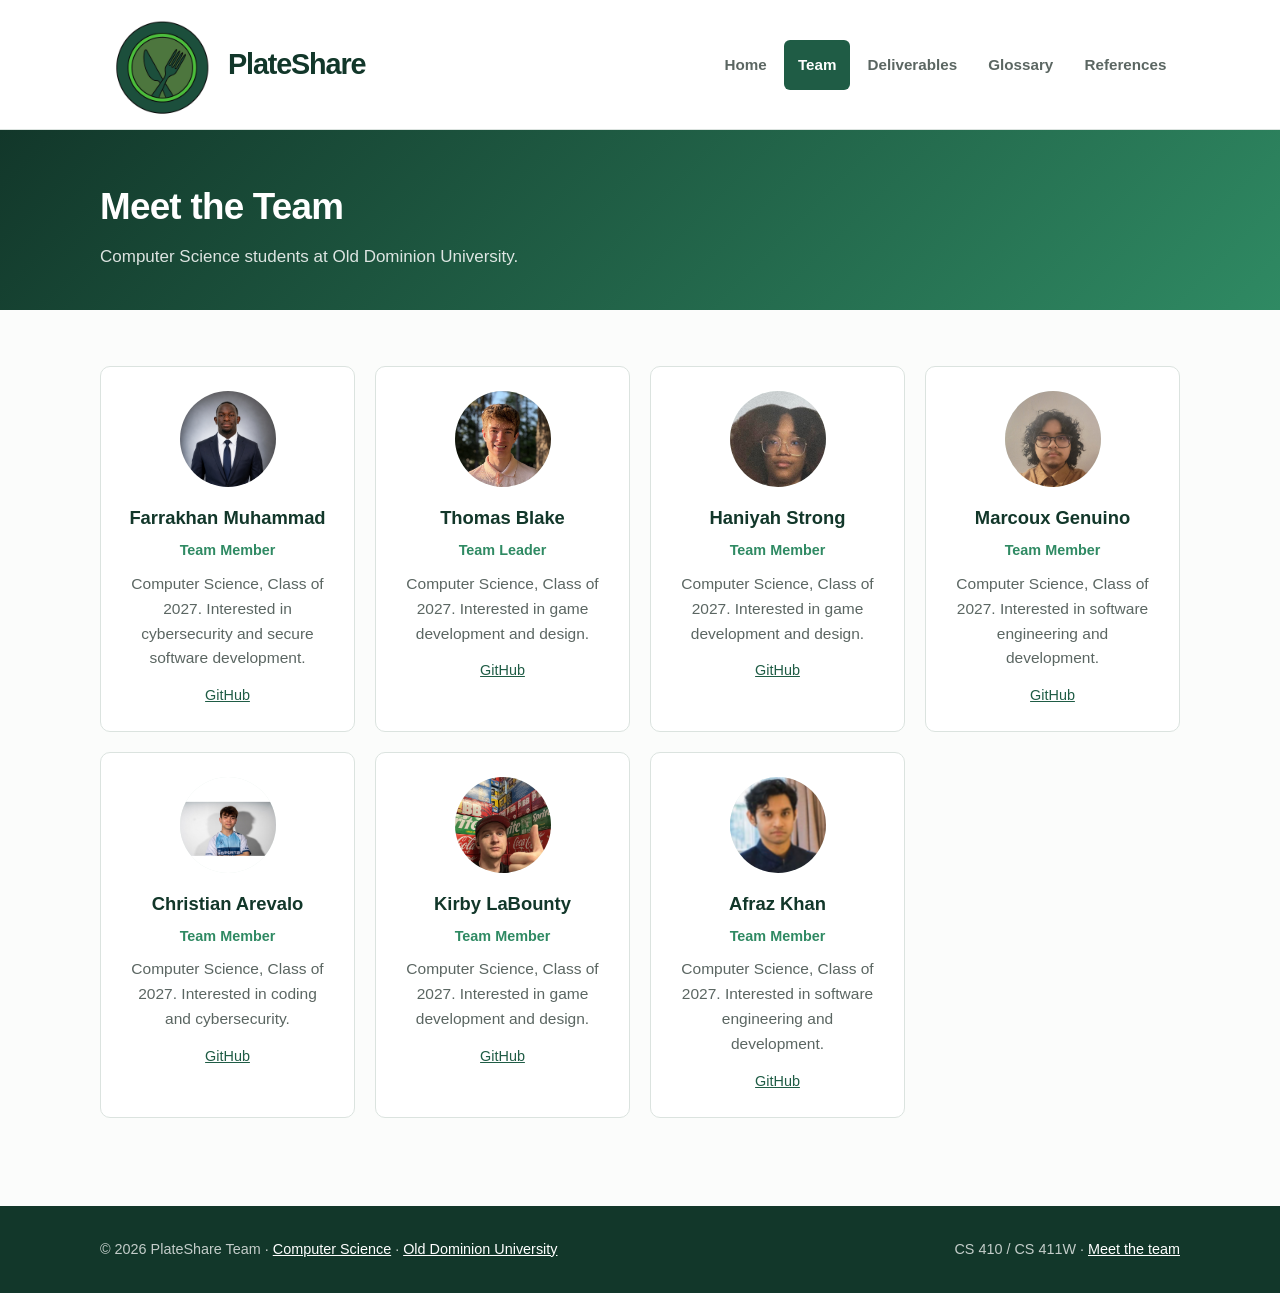
<file: team.html>
<!DOCTYPE html>
<html lang="en">
<head>
  <meta charset="UTF-8">
  <meta name="viewport" content="width=device-width, initial-scale=1.0">
  <title>Team | PlateShare</title>
  <link rel="stylesheet" href="css/style.css">
</head>
<body>

<header class="site-header">
  <div class="container">
    <a class="brand" href="index.html">
      <span class="brand-image">
        <img src="images/platesharelogoWIP.png" alt="">
      </span>
      <span>PlateShare</span>
    </a>

    <ul class="nav">
      <li><a href="index.html">Home</a></li>
      <!-- <li><a href="about.html">Project</a></li> -->
      <li><a class="active" href="team.html">Team</a></li>
      <li><a href="deliverables.html">Deliverables</a></li>
      <li><a href="glossary.html">Glossary</a></li>
      <li><a href="references.html">References</a></li>
    </ul>
  </div>
</header>

  <main>
    <div class="page-header">
      <div class="container">
        <h1>Meet the Team</h1>
        <p>Computer Science students at Old Dominion University.</p>
      </div>
    </div>

    <section>
      <div class="container">
        <!--
          TO EDIT: copy one <div class="card member"> block per teammate.
          To use a photo instead of initials, replace the avatar div with:
          <img class="avatar" src="images/firstname.jpg" alt="Firstname Lastname">
        -->
        <div class="grid grid-3">

          <div class="card member">
  <img class="avatar" src="images/farrakhan.jpg" alt="Farrakhan Muhammad">
  <h3>Farrakhan Muhammad</h3>
  <div class="role">Team Member</div>
  <p>Computer Science, Class of 2027. Interested in cybersecurity and secure software development.</p>
  <div class="links">
    <a href="https://github.com/Farrakhanbm">GitHub</a>
  </div>
</div>

          <div class="card member">
            <div class="avatar">
              <img src="images/thomasblake.png" alt="TB">
            </div>
            <h3>Thomas Blake</h3>
            <div class="role">Team Leader</div>
            <p>Computer Science, Class of 2027. Interested in game development and design.</p>
            <div class="links">
              <a href="https://github.com/thomas-blake87">GitHub</a>
            </div>
          </div>

          <div class="card member">
            <div class="avatar">
              <img src="images/haniyah.jpg" alt="HS">
            </div>
            <h3>Haniyah Strong</h3>
            <div class="role">Team Member</div>
            <p>Computer Science, Class of 2027. Interested in game development and design.</p>
            <div class="links">
              <a href="https://github.com/hstro006">GitHub</a>
            </div>
          </div>

          <div class="card member">
            <div class="avatar">
              <img src="images/marcoux.jpg" alt="MG">
            </div>
            <h3>Marcoux Genuino</h3>
            <div class="role">Team Member</div>
            <p>Computer Science, Class of 2027. Interested in software engineering and development.</p>
            <div class="links">
              <a href="https://github.com/mgenu001">GitHub</a>
            </div>
          </div>

          <div class="card member">
            <div class="avatar">
              <img src="images/christian.jpg" alt="CA">
            </div>
            <h3>Christian Arevalo</h3>
            <div class="role">Team Member</div>
            <p>Computer Science, Class of 2027. Interested in coding and cybersecurity.</p>
            <div class="links">
              <a href="https://github.com/carev002">GitHub</a>
            </div>
          </div>

          <div class="card member">
            <div class="avatar">
              <img src="images/kirby.jpg" alt="TM">
            </div>
            <h3>Kirby LaBounty</h3>
            <div class="role">Team Member</div>
            <p>Computer Science, Class of 2027. Interested in game development and design.</p>
            <div class="links">
              <a href="https://github.com/OHGODIDONTKNOWWHATIMDOINGPLEASEHELP">GitHub</a>
            </div>
          </div>

          <div class="card member">
            <div class="avatar">
              <img src="images/afraz.png" alt="TM">
            </div>
            <h3>Afraz Khan</h3>
            <div class="role">Team Member</div>
            <p>Computer Science, Class of 2027. Interested in software engineering and development.</p>
            <div class="links">
              <a href="https://github.com/AfrazMKhan">GitHub</a>
            </div>
          </div>

        </div>
      </div>
    </section>
  </main>

  <footer class="site-footer">
    <div class="container">
      <span>&copy; 2026 PlateShare Team · <a href= "https://www.odu.edu/computer-science">Computer Science</a> · <a href="https://www.odu.edu/">Old Dominion University</a></span>
      <span>CS 410 / CS 411W · <a href="team.html">Meet the team</a></span>
    </div>
  </footer>

</body>
</html>
</file>
<file: css/style.css>
/* PlateShare — CS 410 / CS 411W Team Website */

:root {
  --green-900: #12372a;
  --green-700: #1f5c45;
  --green-500: #2f8a63;
  --green-100: #e6f2ec;
  --amber: #e8a33d;
  --ink: #1d2421;
  --muted: #5b6662;
  --line: #dbe3df;
  --bg: #fbfcfb;
  --white: #ffffff;
  --radius: 10px;
  --max: 1080px;
  --font: "Inter", -apple-system, BlinkMacSystemFont, "Segoe UI", Roboto, Helvetica, Arial, sans-serif;
}

* { box-sizing: border-box; margin: 0; padding: 0; }

html { scroll-behavior: smooth; }

body {
  font-family: var(--font);
  color: var(--ink);
  background: var(--bg);
  line-height: 1.6;
  font-size: 17px;
}

a { color: var(--green-700); }
a:hover { color: var(--green-500); }

.container {
  width: 90%;
  max-width: var(--max);
  margin: 0 auto;
}


/* ---------- Header / Nav ---------- */
.site-header {
  background: var(--white);
  border-bottom: 1px solid var(--line);
  position: sticky;
  top: 0;
  z-index: 10;
  height: 130px;
}

.site-header .container {
  display: flex;
  align-items: center;
  justify-content: space-between;
  height: 100%;
  flex-wrap: nowrap;
  gap: 1rem;
}

.brand {
  display: flex;
  align-items: center;
  gap: 0rem;
  text-decoration: none;
  color: var(--green-900);
  font-weight: 800;
  font-size: 1.8rem;
  letter-spacing: -0.04em;
  flex-shrink: 0;
  white-space: nowrap;
}

.brand-logo {
  width: 128px;
  height: 128px;
  object-fit: contain;
  display: block;
  flex-shrink: 0;
  margin: 0;
}

.brand-image {
  width: 128px;
  height: 128px;
  overflow: hidden;
  display: block;
  flex-shrink: 0;
  position: relative;
}

.brand-image img {
  width: 150%;
  height: 150%;
  object-fit: contain;
  position: absolute;
  left: -20%;
  top: -22%;
}


.nav {
  display: flex;
  align-items: center;
  justify-content: flex-end;
  gap: 0.25rem;
  flex-wrap: nowrap;
  list-style: none;
  margin-left: auto;
  padding: 0;
}

.nav li {
  display: flex;
  align-items: center;
  margin: 0;
  padding: 0;
}

.nav a {
  display: flex;
  align-items: center;
  justify-content: center;
  height: 50px;
  padding: 0 0.85rem;
  box-sizing: border-box;
  line-height: 1;
  border-radius: 6px;
  text-decoration: none;
  color: var(--muted);
  font-weight: 600;
  font-size: 0.95rem;
  white-space: nowrap;
}

.nav a:hover {
  background: var(--green-100);
  color: var(--green-900);
}

.nav a.active {
  background: var(--green-700);
  color: var(--white);
}



/* ---------- Hero ---------- */
.hero {
  background: linear-gradient(135deg, var(--green-900), var(--green-500));
  color: var(--white);
  padding: 5rem 0 4.5rem;
}
.hero .eyebrow {
  text-transform: uppercase;
  letter-spacing: 0.12em;
  font-size: 0.8rem;
  font-weight: 700;
  color: var(--amber);
}
.hero h1 {
  font-size: clamp(2.2rem, 5vw, 3.4rem);
  line-height: 1.1;
  margin: 0.6rem 0 1rem;
  letter-spacing: -0.03em;
}
.hero p { max-width: 640px; font-size: 1.15rem; opacity: 0.92; }
.hero .actions { margin-top: 2rem; display: flex; gap: 0.75rem; flex-wrap: wrap; }

.btn {
  display: inline-block;
  padding: 0.75rem 1.3rem;
  border-radius: 8px;
  font-weight: 700;
  text-decoration: none;
  font-size: 0.95rem;
}
.btn-primary { background: var(--amber); color: var(--green-900); }
.btn-primary:hover { background: #f0b65a; color: var(--green-900); }
.btn-ghost { border: 2px solid rgba(255,255,255,0.6); color: var(--white); }
.btn-ghost:hover { background: rgba(255,255,255,0.1); color: var(--white); }

/* ---------- Page header (inner pages) ---------- */
.page-header {
  background: linear-gradient(135deg, var(--green-900), var(--green-500));
  color: var(--white);
  padding: 3rem 0 2.5rem;
}
.page-header h1 { font-size: 2.3rem; letter-spacing: -0.02em; }
.page-header p { opacity: 0.85; margin-top: 0.4rem; max-width: 640px; }

/* ---------- Sections ---------- */
section { padding: 3.5rem 0; }
section + section { border-top: 1px solid var(--line); }
h2 {
  font-size: 1.7rem;
  color: var(--green-900);
  letter-spacing: -0.02em;
  margin-bottom: 0.75rem;
}
h3 { font-size: 1.15rem; color: var(--green-900); margin-bottom: 0.4rem; }
.lead { color: var(--muted); max-width: 720px; margin-bottom: 2rem; }
p + p { margin-top: 0.9rem; }

/* ---------- Grid / Cards ---------- */
.grid { display: grid; gap: 1.25rem; }
.grid-3 { grid-template-columns: repeat(auto-fit, minmax(240px, 1fr)); }
.grid-2 { grid-template-columns: repeat(auto-fit, minmax(300px, 1fr)); }

.card {
  background: var(--white);
  border: 1px solid var(--line);
  border-radius: var(--radius);
  padding: 1.5rem;
}
.card .num {
  font-weight: 800;
  color: var(--green-500);
  font-size: 0.85rem;
  letter-spacing: 0.08em;
}
.card p { color: var(--muted); font-size: 0.97rem; }

/* ---------- Team ---------- */
.member { text-align: center; }
.avatar {
  width: 96px; height: 96px;
  margin: 0 auto 1rem;
  border-radius: 50%;
  background: var(--green-100);
  color: var(--green-700);
  display: flex; align-items: center; justify-content: center;
  font-weight: 800;
  font-size: 1.6rem;
  object-fit: cover;
  overflow: hidden;
}
.avatar img {
    width: 100%;
    height: 100%;
    object-fit: cover;
    display: block;
    object-position: center 20%;
}
.member .role {
  color: var(--green-500);
  font-weight: 600;
  font-size: 0.9rem;
  margin-bottom: 0.6rem;
}
.member .links { margin-top: 0.8rem; font-size: 0.9rem; }
.member .links a { margin: 0 0.35rem; }

/* ---------- Deliverables table ---------- */
.table-wrap { overflow-x: auto; }
table {
  width: 100%;
  border-collapse: collapse;
  background: var(--white);
  border: 1px solid var(--line);
  border-radius: var(--radius);
  overflow: hidden;
  font-size: 0.97rem;
  color: var(--muted)
}
th, td { text-align: left; padding: 0.85rem 1rem; border-bottom: 1px solid var(--line); }
th { background: var(--green-100); color: var(--green-900); font-weight: 700; }
tr:last-child td { border-bottom: none; }

.badge {
  display: inline-block;
  padding: 0.15rem 0.6rem;
  border-radius: 999px;
  font-size: 0.8rem;
  font-weight: 700;
}
.badge-done { background: var(--green-100); color: var(--green-700); }
.badge-progress { background: #fdf1dc; color: #9a6411; }
.badge-upcoming { background: #eef0ef; color: var(--muted); }


/* ---------- Glossary ---------- */
.glossary {
  margin: 2rem 0;
}

.glossary dt {
  font-size: 1.15rem;
  font-weight: 700;
  color: var(--green-900);
  margin-top: 1.5rem;
  margin-bottom: 0.5rem;
}

.glossary dd {
  color: var(--muted);
  margin-left: 0;
  margin-bottom: 1rem;
  padding-bottom: 1rem;
  line-height: 1.7;
  border-bottom: 1px solid var(--line);
}

.glossary dd:last-child {
  border-bottom: none;
}

/* ---------- References ---------- */
.references {
  padding-left: 1.75rem;
  margin-top: 1rem;
  margin-bottom: 2rem;
}

.references li {
  color: var(--muted);
  padding-left: 0.5rem;
  padding-bottom: 1rem;
  margin-bottom: 1rem;
  line-height: 1.7;
  border-bottom: 1px solid var(--line);
}

.references li:last-child {
  border-bottom: none;
}

.references a {
  display: inline-block;
  color: var(--green-700);
  margin-top: 0.4rem;
  font-weight: 600;
  text-decoration: underline;
  overflow-wrap: anywhere;
}

.references a:hover {
  color: var(--green-500);
  text-decoration: none;
}

.references em {
  font-style: italic;
}


/* ---------- Footer ---------- */
.site-footer {
  background: var(--green-900);
  color: rgba(255,255,255,0.75);
  padding: 2rem 0;
  font-size: 0.9rem;
  margin-top: 2rem;
}
.site-footer .container {
  display: flex;
  justify-content: space-between;
  flex-wrap: wrap;
  gap: 0.5rem;
}
.site-footer a { color: var(--white); }


/* ---------- Mobile Responsiveness ---------- */
@media (max-width: 640px) {
  .site-header {
    height: auto;
  }

  .site-header .container {
    padding: 0.75rem 0;
    flex-wrap: wrap;
    justify-content: center;
  }

  .brand-logo {
    width: 100px;
    height: 100px;
  }

  .nav {
    justify-content: center;
  }

  .hero {
    padding: 3.5rem 0 3rem;
  }

  .glossary dt {
    font-size: 1.05rem;
  }

  .glossary dd {
    line-height: 1.6;
  }

  .references {
    padding-left: 1.25rem;
  }

  .references li {
    padding-left: 0.25rem;
  }
}


/* ---------- Tab Buttons ---------- */
/* Background surrounding all the buttons */
.tab-bar {
  width: fit-content;
  max-width: calc(100% - 2rem);
  margin: 1rem auto 2rem;
  padding: 0.4rem;
  background: #f0f4f1;
  border: 1px solid #e1eae4;
  border-radius: 14px;
}

.tab-content {
  display: none;
}

.tab-content.active {
  display: block;
}

.tab-buttons {
  display: flex;
  flex-wrap: wrap;
  gap: 0.35rem;
  padding: 0.4rem;
  background: transparent;
  border-radius: 12px;
  width: fit-content;
  margin: 0 auto;
  justify-content: center;
}

.tab-buttons .container {
  justify-content: center;
}

/* Removes the border at the top of sections for pages that use button tabs*/
.tab-buttons section + section {
  border-top: none;
}

.tab-buttons button {
  padding: 0.8rem 1.2rem;
  border: none;
  border-radius: 9px;
  background: transparent;
  color: var(--green-900);
  font-weight: 600;
  font-size: 0.95rem;
  cursor: pointer;
  transition: background 0.2s ease, color 0.2s ease;
}

/* Unselected button - normal */
.tab-buttons button:not(.active) {
  background: transparent;
  color: var(--green-900);
}

/* Unselected buttno - hovered */
.tab-buttons button:not(.active):hover {
  background: #dceae2;
}

/* selected button - normal */
.tab-buttons button.active {
  background: var(--green-700);
  color: white;
}

/* selected button - hovered */
.tab-buttons button.active:hover {
  background: #2a6f52; 
  /*color: var(--green-900);*/
}

/* ---------- Presentations pages ---------- */

.deck {
      margin-top: 2.5rem;
    }

    .deck-meta {
      display: flex;
      flex-wrap: wrap;
      justify-content: space-between;
      align-items: baseline;
      gap: .5rem;
      margin-bottom: .75rem;
    }

    .deck-meta h3 {
      margin: 0;
    }

    .deck-meta a {
      white-space: nowrap;
    }

    .deck-frame {
      position: relative;
      width: 100%;
      aspect-ratio: 16 / 9;
      max-height: 80vh;
      border: 1px solid #e5e7eb;
      border-radius: 12px;
      overflow: hidden;
      background: #f4f5f7;
      box-shadow: 0 6px 18px rgba(0, 0, 0, 0.06);
    }

    .deck-frame iframe {
      position: absolute;
      inset: 0;
      width: 100%;
      height: 100%;
      border: 0;
    }

    .deck-note {
      margin-top: .5rem;
      font-size: .9rem;
      color: #6b7280;
    }
</file>
